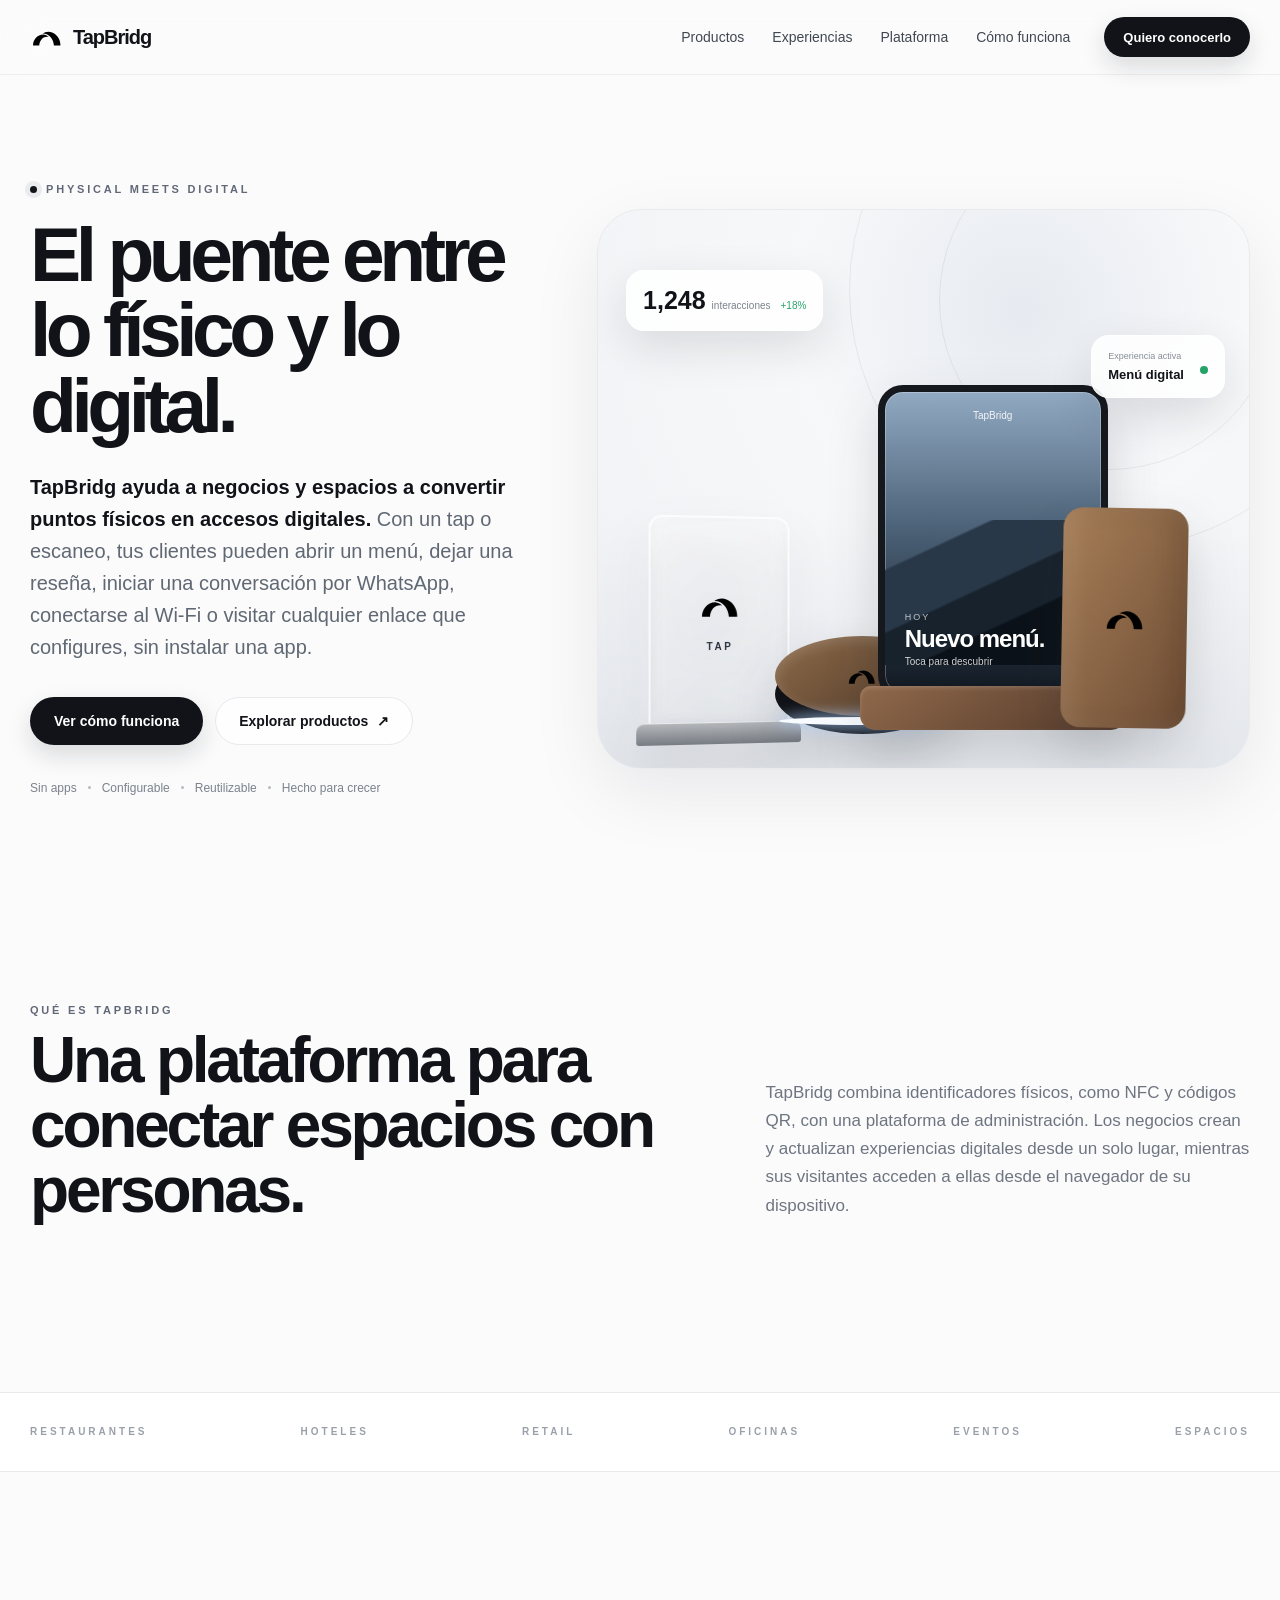
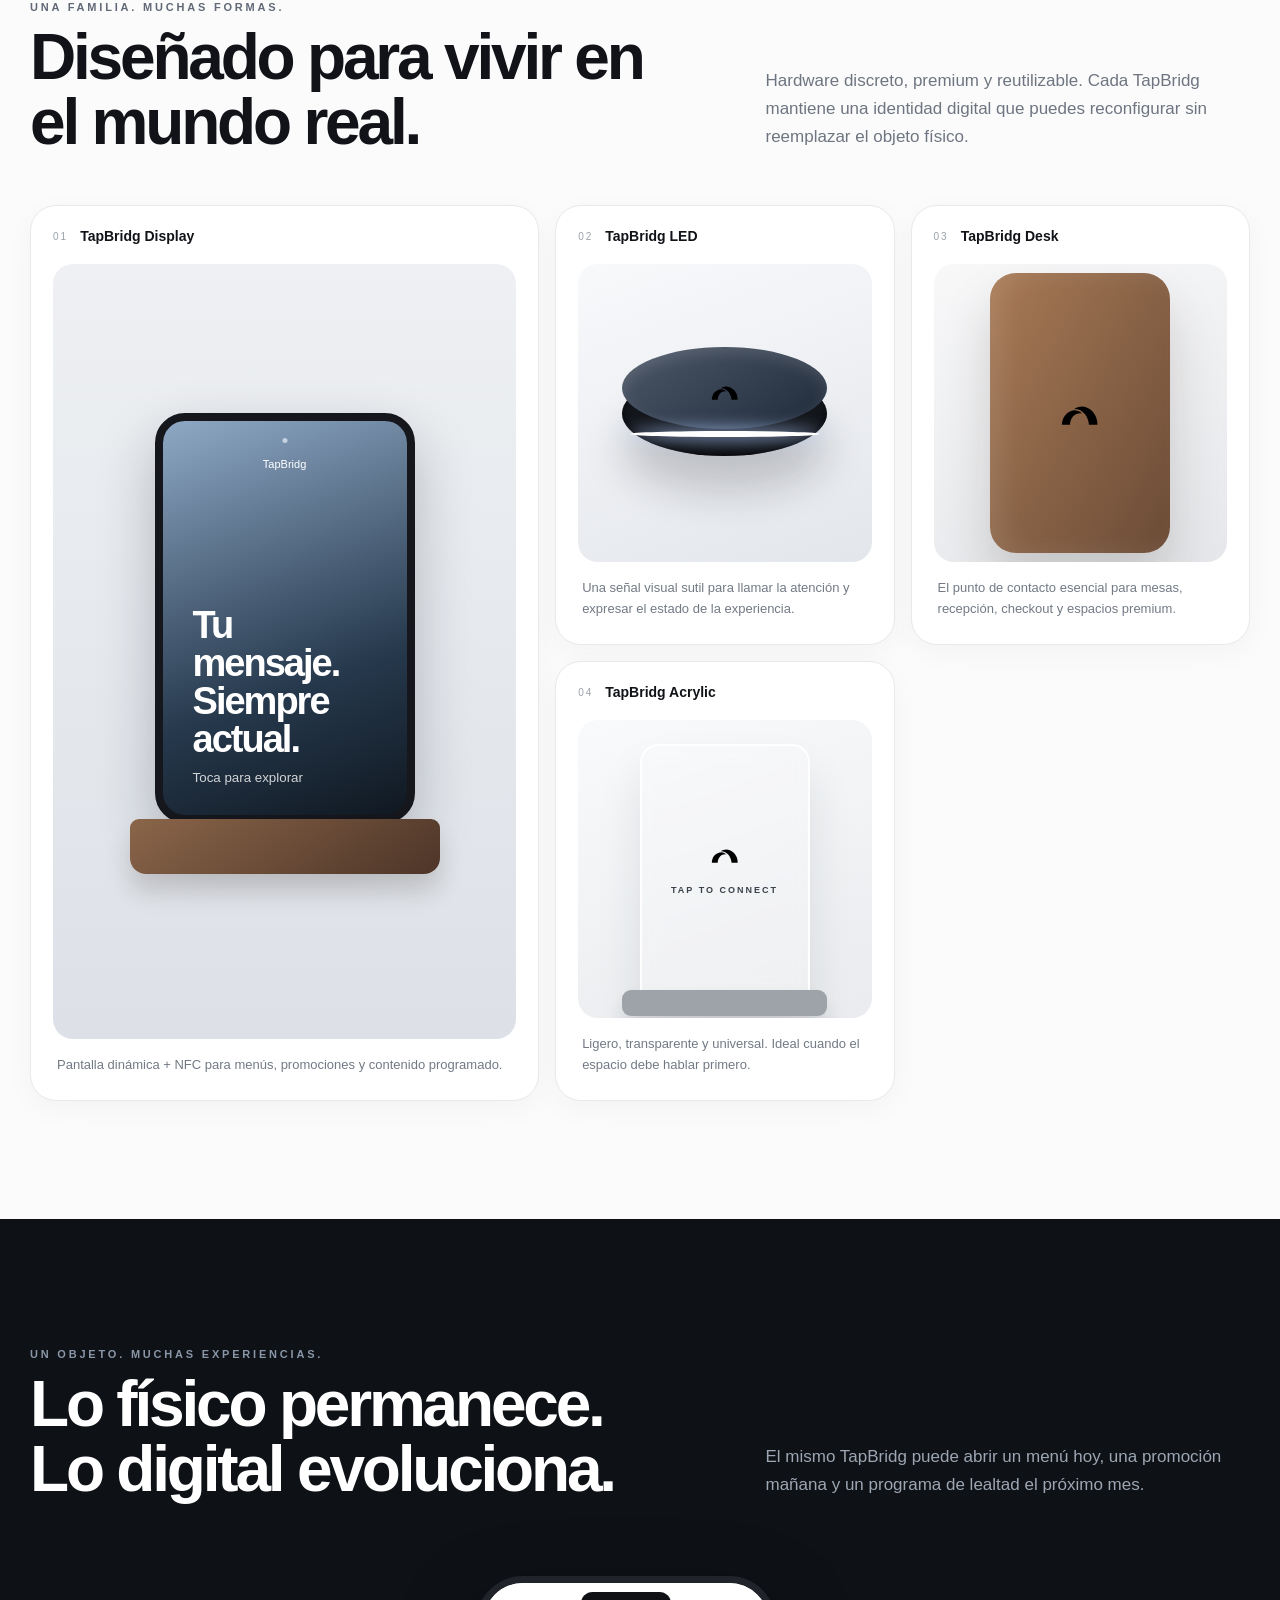
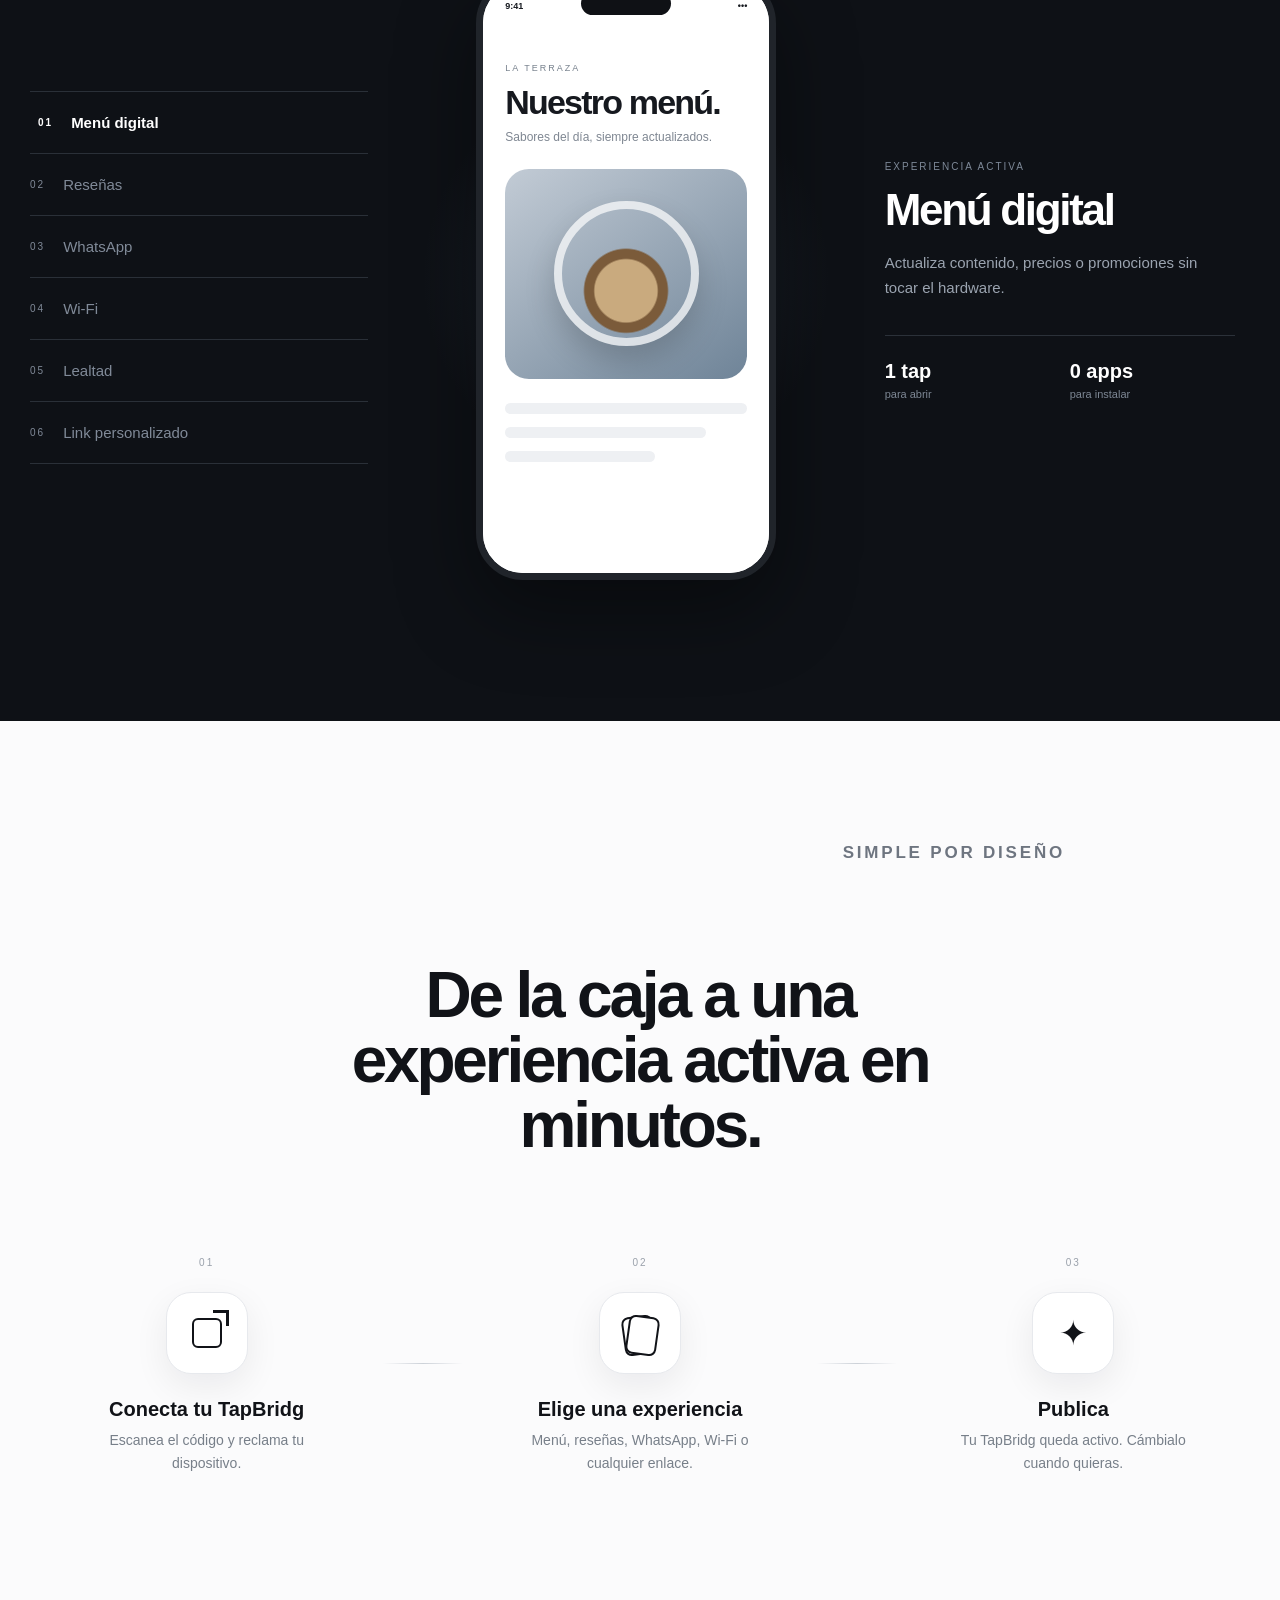
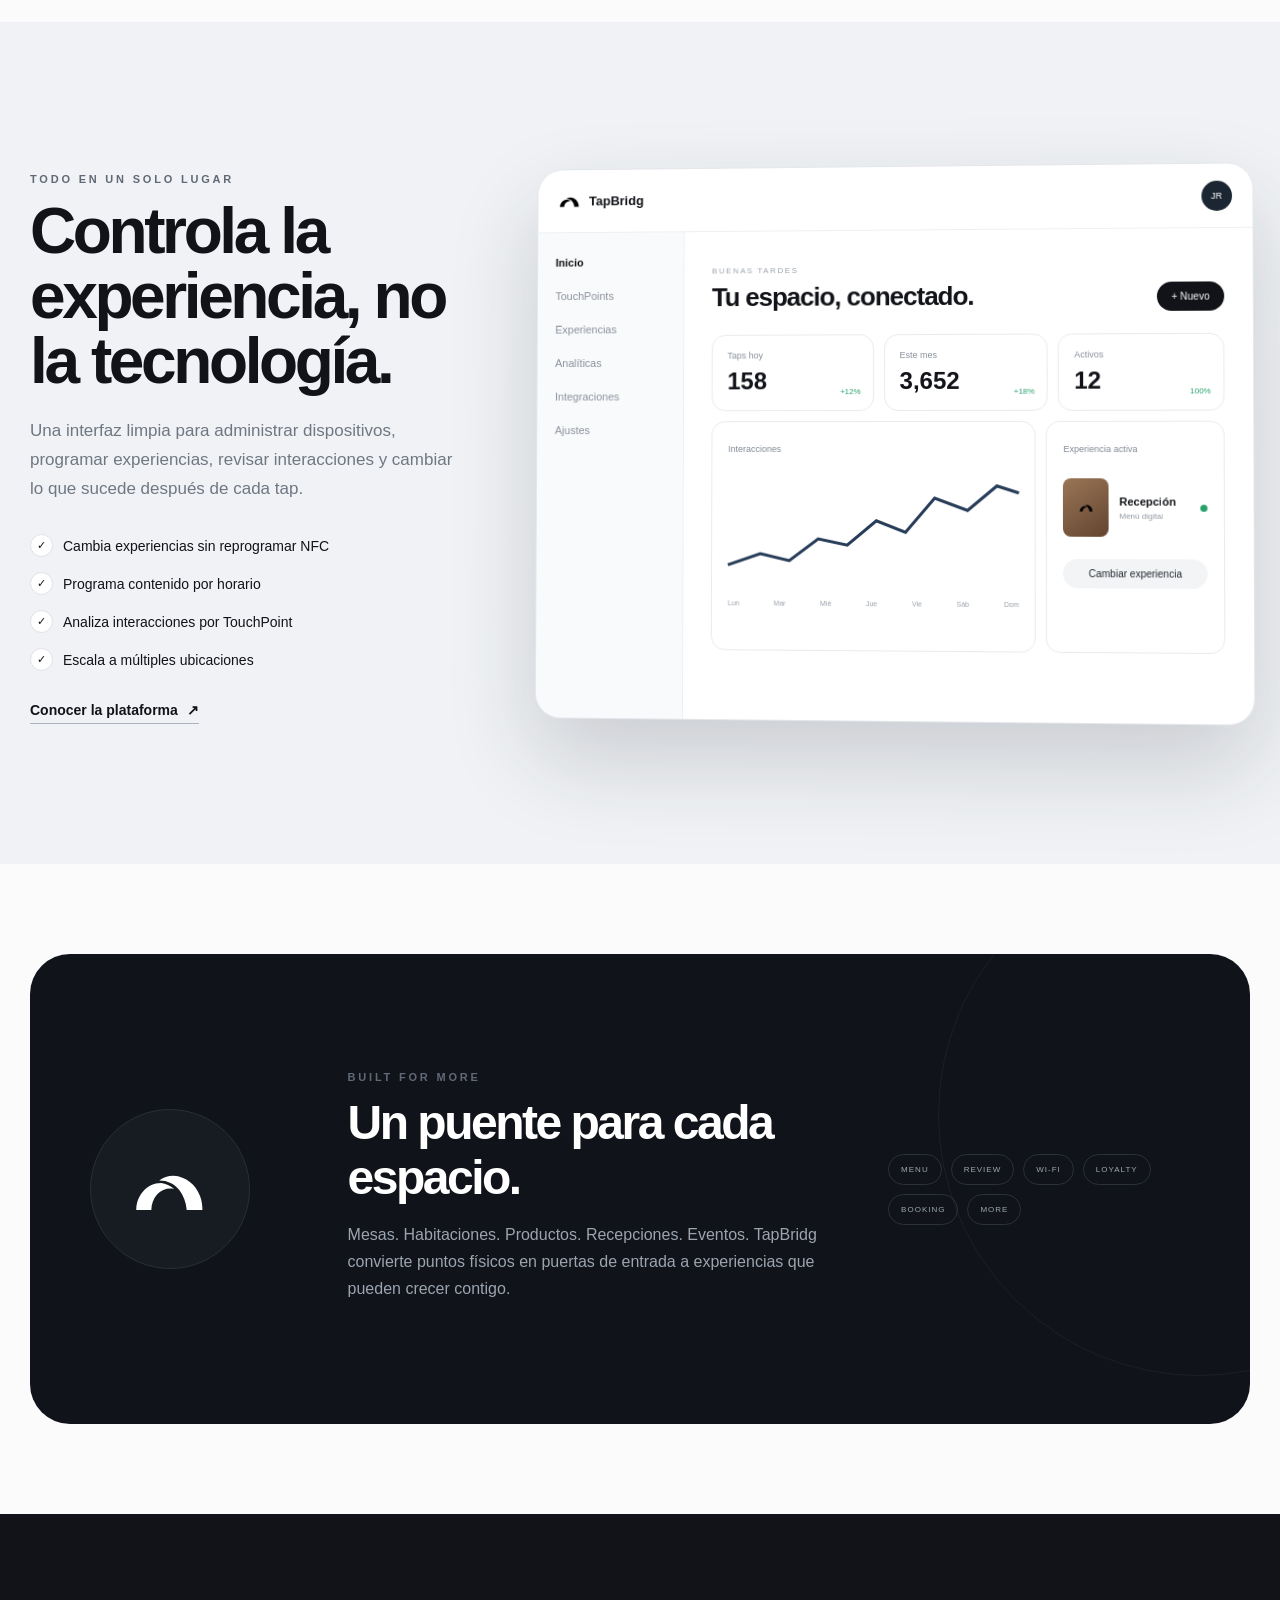
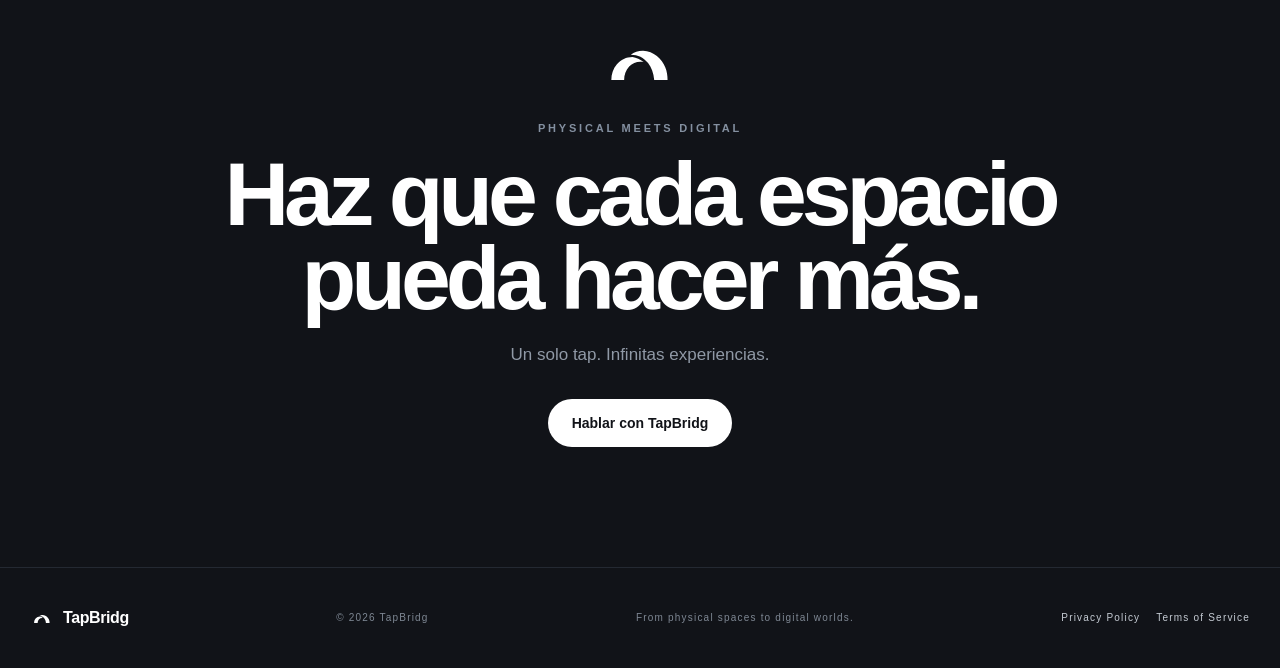
<file: index.html>
<!DOCTYPE html>
<html lang="es">
<head>
  <meta charset="UTF-8" />
  <meta name="viewport" content="width=device-width, initial-scale=1.0" />
  <meta name="theme-color" content="#f7f8fa" />
  <meta name="description" content="TapBridg ayuda a negocios y espacios a conectar objetos físicos con menús, reseñas, WhatsApp, Wi-Fi y otras experiencias digitales mediante NFC o QR." />
  <title>TapBridg — Un solo tap. Infinitas experiencias.</title>
  <link rel="icon" href="assets/tapbridg-logo.svg" type="image/svg+xml" />
  <link rel="stylesheet" href="styles.css" />
</head>
<body>
  <header class="site-header" id="top">
    <nav class="nav shell" aria-label="Navegación principal">
      <a class="brand" href="#top" aria-label="TapBridg inicio">
        <img class="brand-mark" src="assets/tapbridg-symbol-dark.svg" alt="" />
        <span>TapBridg</span>
      </a>
      <div class="nav-links" id="navLinks">
        <a href="#productos">Productos</a>
        <a href="#experiencias">Experiencias</a>
        <a href="#plataforma">Plataforma</a>
        <a href="#como-funciona">Cómo funciona</a>
      </div>
      <a class="btn btn-small btn-dark desktop-cta" href="#contacto">Quiero conocerlo</a>
      <button class="menu-button" id="menuButton" aria-label="Abrir menú" aria-expanded="false">
        <span></span><span></span>
      </button>
    </nav>
  </header>

  <main>
    <section class="hero shell">
      <div class="hero-copy reveal">
        <div class="eyebrow"><span class="eyebrow-dot"></span> PHYSICAL MEETS DIGITAL</div>
        <h1>El puente entre lo físico y lo digital.</h1>
        <p class="hero-lead"><strong>TapBridg ayuda a negocios y espacios a convertir puntos físicos en accesos digitales.</strong> Con un tap o escaneo, tus clientes pueden abrir un menú, dejar una reseña, iniciar una conversación por WhatsApp, conectarse al Wi-Fi o visitar cualquier enlace que configures, sin instalar una app.</p>
        <div class="hero-actions">
          <a class="btn btn-dark" href="#como-funciona">Ver cómo funciona</a>
          <a class="btn btn-ghost" href="#productos">Explorar productos <span>↗</span></a>
        </div>
        <div class="trust-row">
          <span>Sin apps</span><i></i><span>Configurable</span><i></i><span>Reutilizable</span><i></i><span>Hecho para crecer</span>
        </div>
      </div>

      <div class="hero-visual reveal delay-1" aria-label="Familia de productos TapBridg">
        <div class="halo halo-a"></div>
        <div class="halo halo-b"></div>
        <div class="stage">
          <div class="product acrylic">
            <img class="bridge-symbol small-symbol" src="assets/tapbridg-symbol-dark.svg" alt="" />
            <span>TAP</span>
          </div>
          <div class="product led-puck">
            <div class="wood-top"><img class="bridge-symbol tiny-symbol" src="assets/tapbridg-symbol-dark.svg" alt="" /></div>
            <div class="led-ring"></div>
          </div>
          <div class="product display">
            <div class="display-screen">
              <div class="screen-brand">TapBridg</div>
              <div class="promo-copy"><small>HOY</small><strong>Nuevo menú.</strong><span>Toca para descubrir</span></div>
            </div>
            <div class="wood-base"></div>
          </div>
          <div class="product wood-block"><img class="bridge-symbol small-symbol" src="assets/tapbridg-symbol-dark.svg" alt="" /></div>
        </div>
        <div class="floating-card card-one"><b>1,248</b><span>interacciones</span><em>+18%</em></div>
        <div class="floating-card card-two"><span>Experiencia activa</span><b>Menú digital</b><i class="status-dot"></i></div>
      </div>
    </section>

    <section class="section purpose-section shell" id="que-es-tapbridg">
      <div class="section-heading reveal">
        <div>
          <p class="kicker">QUÉ ES TAPBRIDG</p>
          <h2>Una plataforma para conectar espacios con personas.</h2>
        </div>
        <p>TapBridg combina identificadores físicos, como NFC y códigos QR, con una plataforma de administración. Los negocios crean y actualizan experiencias digitales desde un solo lugar, mientras sus visitantes acceden a ellas desde el navegador de su dispositivo.</p>
      </div>
    </section>

    <section class="logo-strip" aria-label="Propuesta de valor">
      <div class="shell strip-inner">
        <span>RESTAURANTES</span><span>HOTELES</span><span>RETAIL</span><span>OFICINAS</span><span>EVENTOS</span><span>ESPACIOS</span>
      </div>
    </section>

    <section class="section shell" id="productos">
      <div class="section-heading reveal">
        <div>
          <p class="kicker">UNA FAMILIA. MUCHAS FORMAS.</p>
          <h2>Diseñado para vivir en el mundo real.</h2>
        </div>
        <p>Hardware discreto, premium y reutilizable. Cada TapBridg mantiene una identidad digital que puedes reconfigurar sin reemplazar el objeto físico.</p>
      </div>

      <div class="product-grid">
        <article class="product-card large reveal">
          <div class="card-label"><span>01</span><b>TapBridg Display</b></div>
          <div class="mini-stage display-stage">
            <div class="mini-display">
              <div class="mini-screen"><span>TapBridg</span><b>Tu mensaje.<br/>Siempre actual.</b><small>Toca para explorar</small></div>
              <div class="mini-base"></div>
            </div>
          </div>
          <p>Pantalla dinámica + NFC para menús, promociones y contenido programado.</p>
        </article>

        <article class="product-card reveal delay-1">
          <div class="card-label"><span>02</span><b>TapBridg LED</b></div>
          <div class="mini-stage puck-stage"><div class="puck"><img class="bridge-symbol tiny-symbol" src="assets/tapbridg-symbol-dark.svg" alt="" /></div></div>
          <p>Una señal visual sutil para llamar la atención y expresar el estado de la experiencia.</p>
        </article>

        <article class="product-card reveal delay-2">
          <div class="card-label"><span>03</span><b>TapBridg Desk</b></div>
          <div class="mini-stage desk-stage"><div class="desk-block"><img class="bridge-symbol small-symbol" src="assets/tapbridg-symbol-dark.svg" alt="" /></div></div>
          <p>El punto de contacto esencial para mesas, recepción, checkout y espacios premium.</p>
        </article>

        <article class="product-card reveal delay-3">
          <div class="card-label"><span>04</span><b>TapBridg Acrylic</b></div>
          <div class="mini-stage acrylic-stage"><div class="mini-acrylic"><img class="bridge-symbol tiny-symbol" src="assets/tapbridg-symbol-dark.svg" alt="" /><small>TAP TO CONNECT</small></div></div>
          <p>Ligero, transparente y universal. Ideal cuando el espacio debe hablar primero.</p>
        </article>
      </div>
    </section>

    <section class="section dark-section" id="experiencias">
      <div class="shell">
        <div class="section-heading light reveal">
          <div>
            <p class="kicker">UN OBJETO. MUCHAS EXPERIENCIAS.</p>
            <h2>Lo físico permanece.<br/>Lo digital evoluciona.</h2>
          </div>
          <p>El mismo TapBridg puede abrir un menú hoy, una promoción mañana y un programa de lealtad el próximo mes.</p>
        </div>

        <div class="experience-demo reveal">
          <div class="experience-tabs" role="tablist" aria-label="Experiencias">
            <button class="exp-tab active" data-exp="menu"><span>01</span> Menú digital</button>
            <button class="exp-tab" data-exp="reviews"><span>02</span> Reseñas</button>
            <button class="exp-tab" data-exp="whatsapp"><span>03</span> WhatsApp</button>
            <button class="exp-tab" data-exp="wifi"><span>04</span> Wi-Fi</button>
            <button class="exp-tab" data-exp="loyalty"><span>05</span> Lealtad</button>
            <button class="exp-tab" data-exp="custom"><span>06</span> Link personalizado</button>
          </div>

          <div class="experience-phone-wrap">
            <div class="phone-glow"></div>
            <div class="phone-shell">
              <div class="phone-notch"></div>
              <div class="phone-content" id="phoneContent">
                <div class="phone-status"><span>9:41</span><span>•••</span></div>
                <div class="experience-view">
                  <span class="view-kicker">LA TERRAZA</span>
                  <h3>Nuestro menú.</h3>
                  <p>Sabores del día, siempre actualizados.</p>
                  <div class="menu-photo"><div class="plate"></div></div>
                  <div class="menu-lines"><i></i><i></i><i></i></div>
                </div>
              </div>
            </div>
          </div>

          <div class="experience-copy" id="experienceCopy">
            <span class="mini-kicker">EXPERIENCIA ACTIVA</span>
            <h3>Menú digital</h3>
            <p>Actualiza contenido, precios o promociones sin tocar el hardware.</p>
            <div class="metric-row"><div><b>1 tap</b><span>para abrir</span></div><div><b>0 apps</b><span>para instalar</span></div></div>
          </div>
        </div>
      </div>
    </section>

    <section class="section shell" id="como-funciona">
      <div class="section-heading centered reveal">
        <p class="kicker">SIMPLE POR DISEÑO</p>
        <h2>De la caja a una experiencia activa en minutos.</h2>
      </div>
      <div class="steps">
        <article class="step reveal"><span>01</span><div class="step-icon scan-icon"></div><h3>Conecta tu TapBridg</h3><p>Escanea el código y reclama tu dispositivo.</p></article>
        <div class="step-line"></div>
        <article class="step reveal delay-1"><span>02</span><div class="step-icon cards-icon"></div><h3>Elige una experiencia</h3><p>Menú, reseñas, WhatsApp, Wi-Fi o cualquier enlace.</p></article>
        <div class="step-line"></div>
        <article class="step reveal delay-2"><span>03</span><div class="step-icon spark-icon"></div><h3>Publica</h3><p>Tu TapBridg queda activo. Cámbialo cuando quieras.</p></article>
      </div>
    </section>

    <section class="section platform-section" id="plataforma">
      <div class="shell platform-grid">
        <div class="platform-copy reveal">
          <p class="kicker">TODO EN UN SOLO LUGAR</p>
          <h2>Controla la experiencia, no la tecnología.</h2>
          <p>Una interfaz limpia para administrar dispositivos, programar experiencias, revisar interacciones y cambiar lo que sucede después de cada tap.</p>
          <ul class="feature-list">
            <li><i>✓</i> Cambia experiencias sin reprogramar NFC</li>
            <li><i>✓</i> Programa contenido por horario</li>
            <li><i>✓</i> Analiza interacciones por TouchPoint</li>
            <li><i>✓</i> Escala a múltiples ubicaciones</li>
          </ul>
          <a class="text-link" href="#contacto">Conocer la plataforma <span>↗</span></a>
        </div>

        <div class="dashboard-wrap reveal delay-1">
          <div class="dashboard-window">
            <div class="dash-top"><div class="dash-logo"><img class="bridge-mini" src="assets/tapbridg-symbol-dark.svg" alt="" /><b>TapBridg</b></div><div class="avatar">JR</div></div>
            <div class="dash-body">
              <aside class="sidebar"><b>Inicio</b><span>TouchPoints</span><span>Experiencias</span><span>Analíticas</span><span>Integraciones</span><span>Ajustes</span></aside>
              <div class="dash-main">
                <div class="dash-title"><div><small>BUENAS TARDES</small><h3>Tu espacio, conectado.</h3></div><button>+ Nuevo</button></div>
                <div class="stat-grid"><div><span>Taps hoy</span><b>158</b><em>+12%</em></div><div><span>Este mes</span><b>3,652</b><em>+18%</em></div><div><span>Activos</span><b>12</b><em>100%</em></div></div>
                <div class="dash-panels">
                  <div class="chart-panel"><span>Interacciones</span><svg viewBox="0 0 400 160" preserveAspectRatio="none"><polyline points="0,125 45,112 85,120 125,95 165,102 205,74 245,87 285,48 330,62 370,34 400,42"/></svg><div class="chart-days"><span>Lun</span><span>Mar</span><span>Mié</span><span>Jue</span><span>Vie</span><span>Sáb</span><span>Dom</span></div></div>
                  <div class="device-panel"><span>Experiencia activa</span><div class="device-row"><div class="device-thumb"><img class="bridge-mini" src="assets/tapbridg-symbol-dark.svg" alt="" /></div><div><b>Recepción</b><small>Menú digital</small></div><i></i></div><button>Cambiar experiencia</button></div>
                </div>
              </div>
            </div>
          </div>
        </div>
      </div>
    </section>

    <section class="section vision-section shell">
      <div class="vision-card reveal">
        <div class="vision-symbol"><img class="bridge-symbol inverse" src="assets/tapbridg-symbol-light.svg" alt="" /></div>
        <div><p class="kicker">BUILT FOR MORE</p><h2>Un puente para cada espacio.</h2><p>Mesas. Habitaciones. Productos. Recepciones. Eventos. TapBridg convierte puntos físicos en puertas de entrada a experiencias que pueden crecer contigo.</p></div>
        <div class="vision-orbit"><span>MENU</span><span>REVIEW</span><span>WI-FI</span><span>LOYALTY</span><span>BOOKING</span><span>MORE</span></div>
      </div>
    </section>

    <section class="cta-section" id="contacto">
      <div class="shell cta-inner reveal">
        <div class="cta-mark"><img class="bridge-symbol inverse" src="assets/tapbridg-symbol-light.svg" alt="" /></div>
        <p class="kicker">PHYSICAL MEETS DIGITAL</p>
        <h2>Haz que cada espacio<br/>pueda hacer más.</h2>
        <p>Un solo tap. Infinitas experiencias.</p>
        <a class="btn btn-light" href="mailto:hola@tapbridg.com">Hablar con TapBridg</a>
      </div>
    </section>
  </main>

  <footer>
    <div class="shell footer-inner">
      <div class="footer-brand"><img class="bridge-mini inverse" src="assets/tapbridg-symbol-light.svg" alt="" /><b>TapBridg</b></div>
      <span>© 2026 TapBridg</span>
      <span>From physical spaces to digital worlds.</span>
      <nav class="footer-legal" aria-label="Legal">
        <a href="privacy-policy">Privacy Policy</a>
        <a href="terms-of-service">Terms of Service</a>
      </nav>
    </div>
  </footer>
  <script src="script.js"></script>
</body>
</html>
</file>
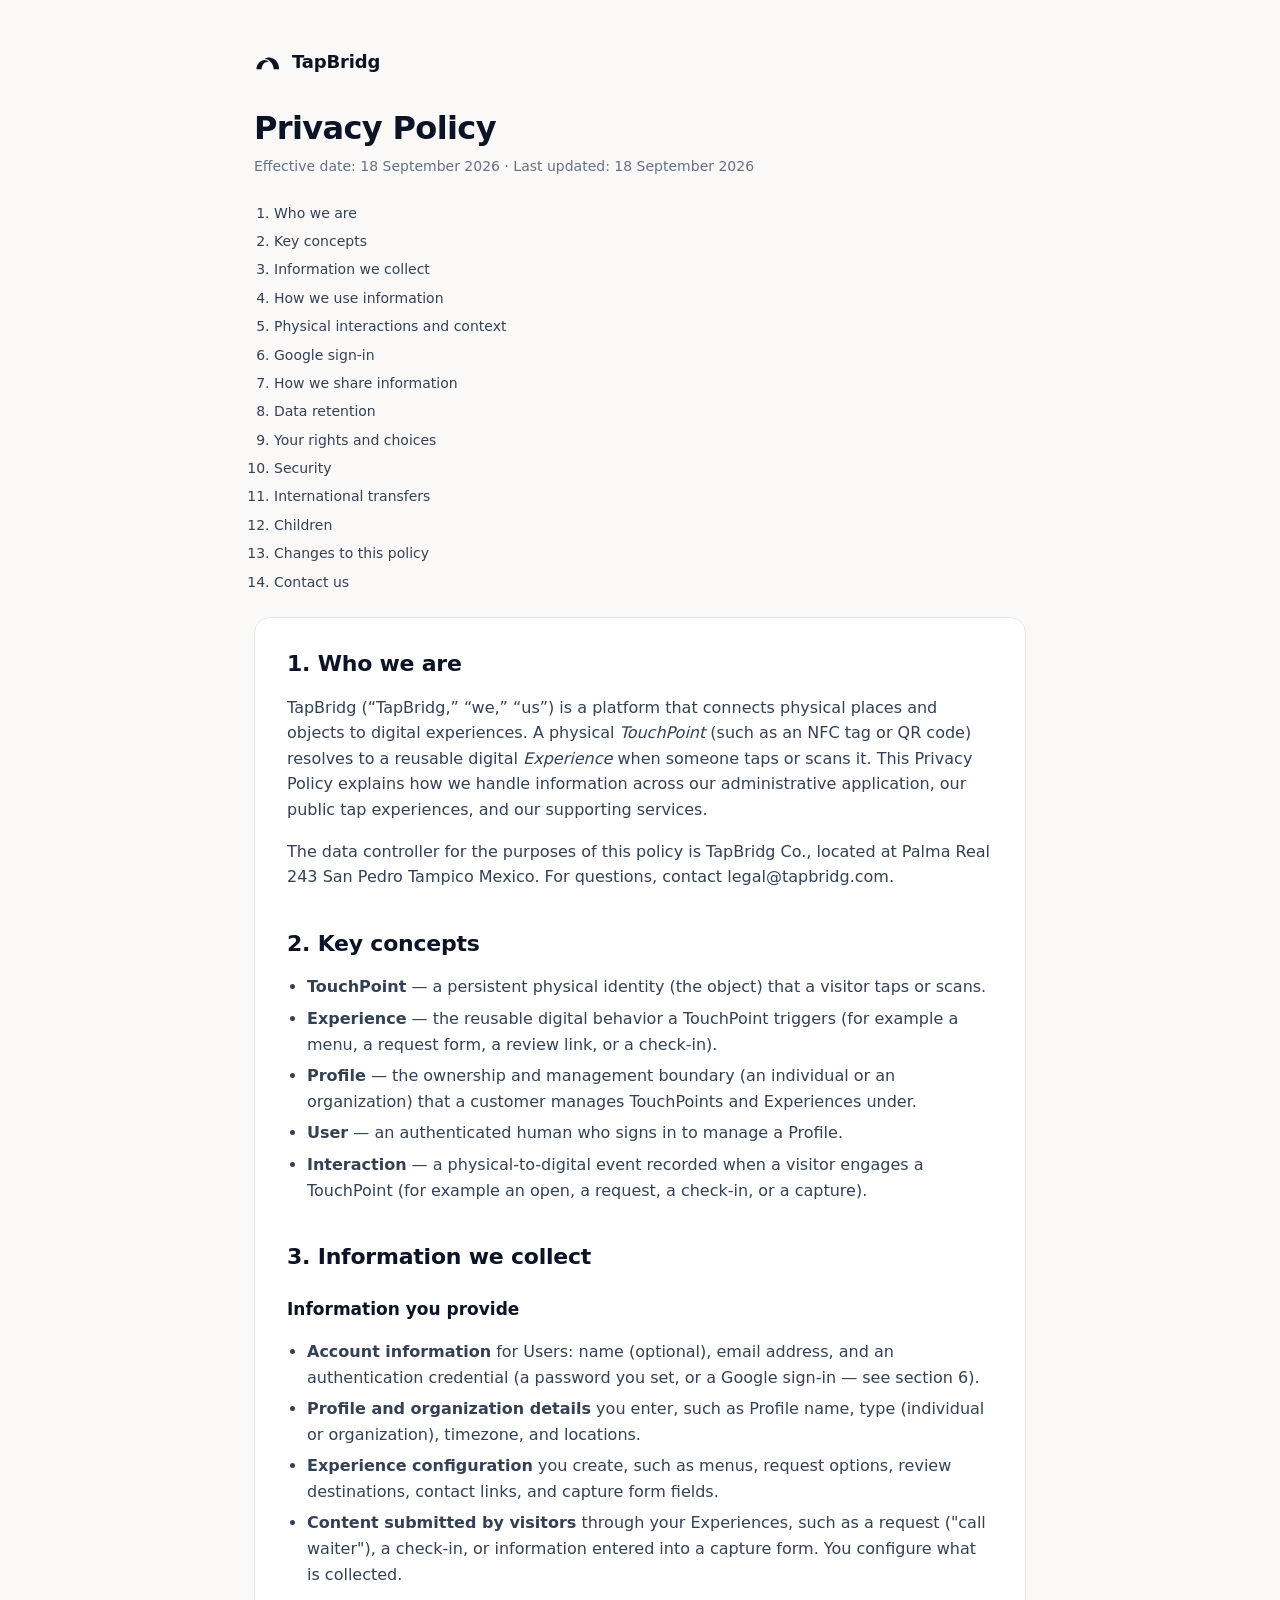
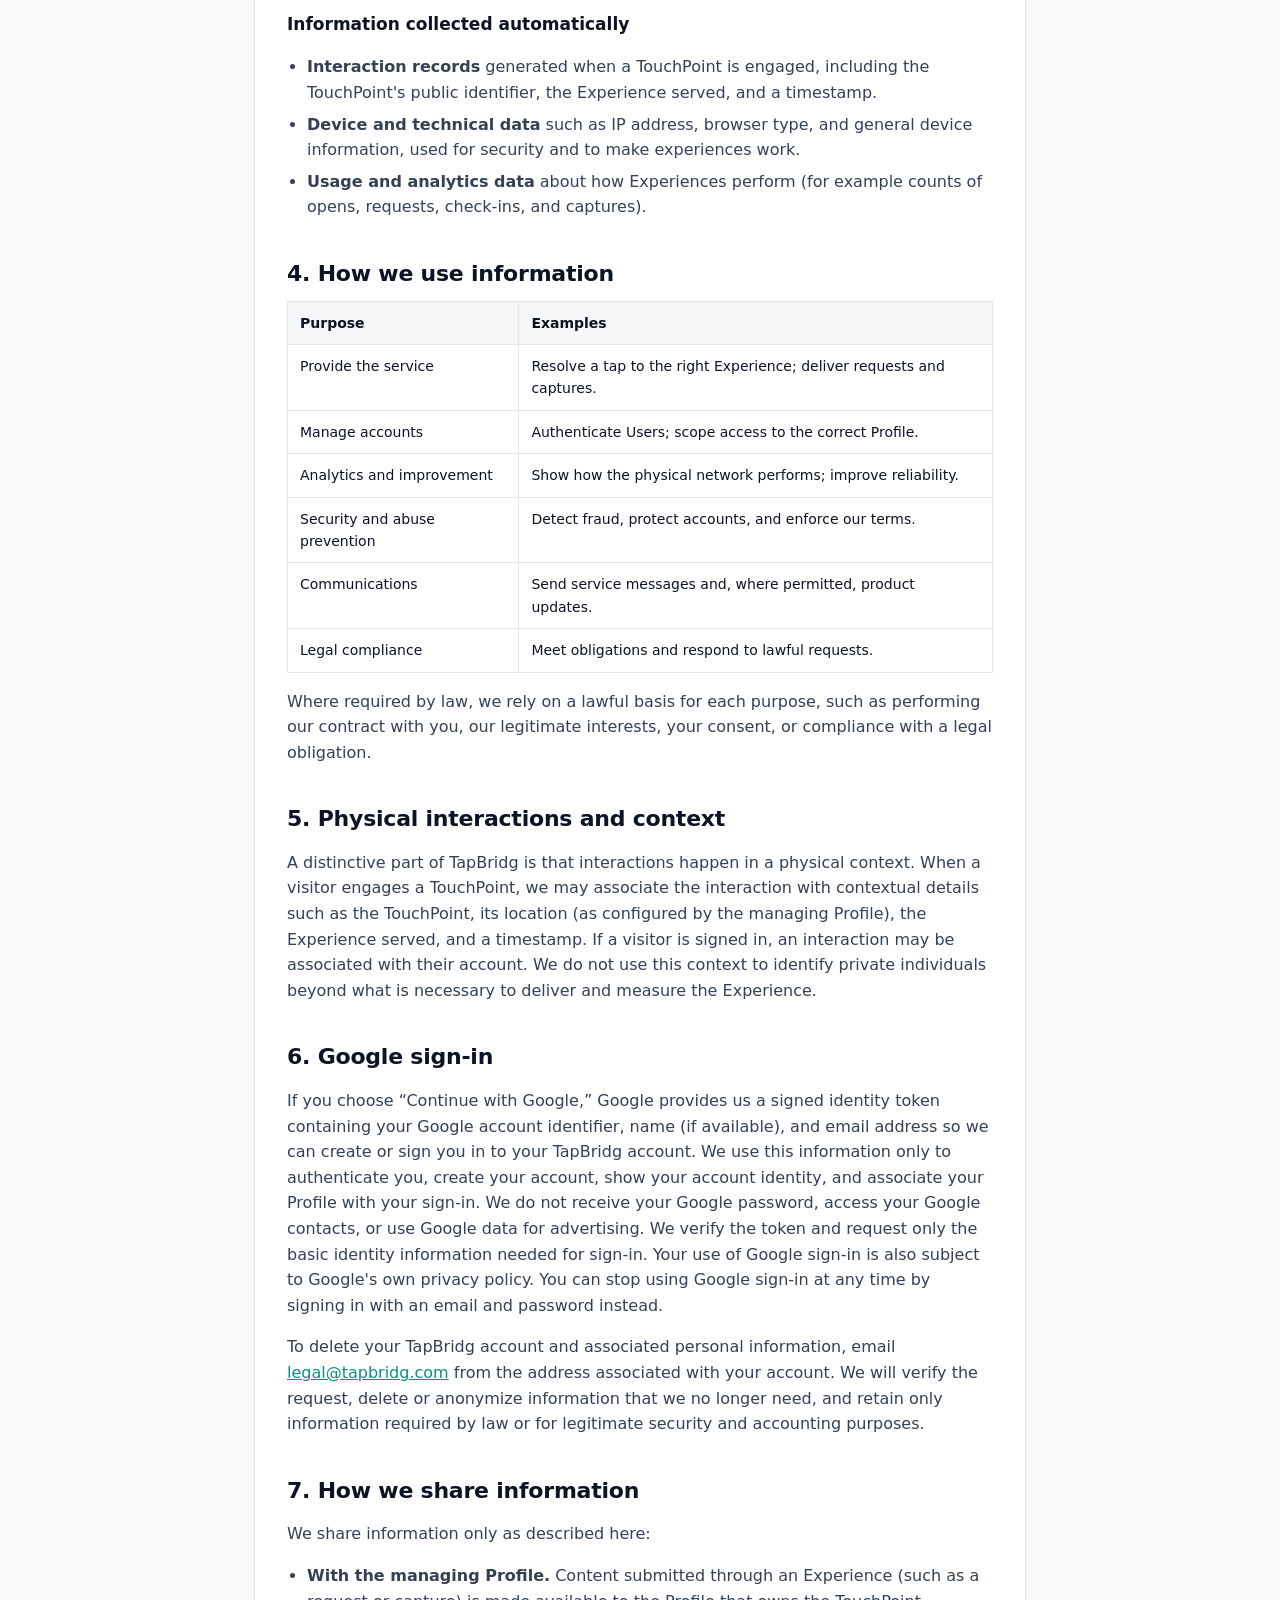
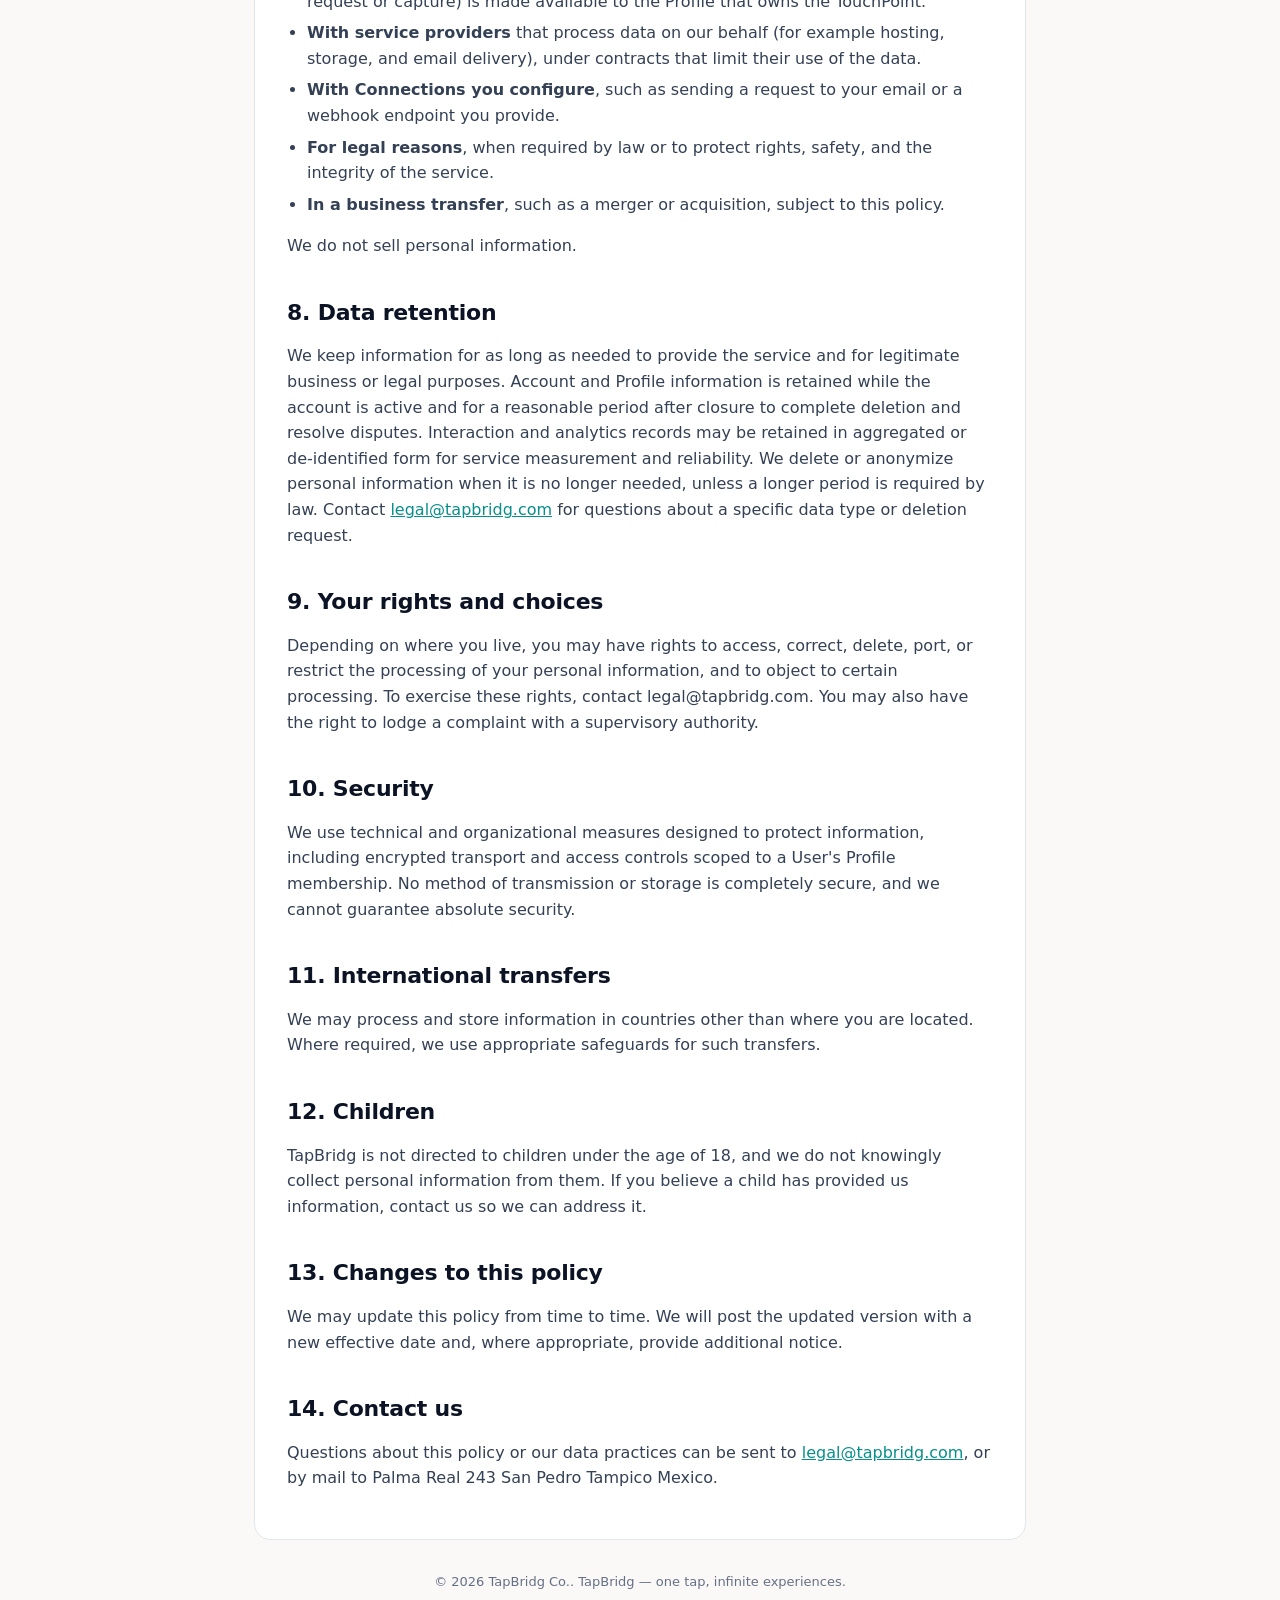
<file: privacy-policy/index.html>
<!doctype html>
<html lang="en">
  <head>
    <meta charset="utf-8" />
    <meta name="viewport" content="width=device-width, initial-scale=1" />
    <link rel="canonical" href="https://tapbridg.com/privacy-policy" />
    <title>Privacy Policy — TapBridg</title>
    <script>
      window.location.replace('../privacy-policy.html');
    </script>
  </head>
  <body>
    <p>
      TapBridg's complete Privacy Policy is available at
      <a href="../privacy-policy.html">tapbridg.com/privacy-policy</a>.
    </p>
  </body>
</html>
</file>
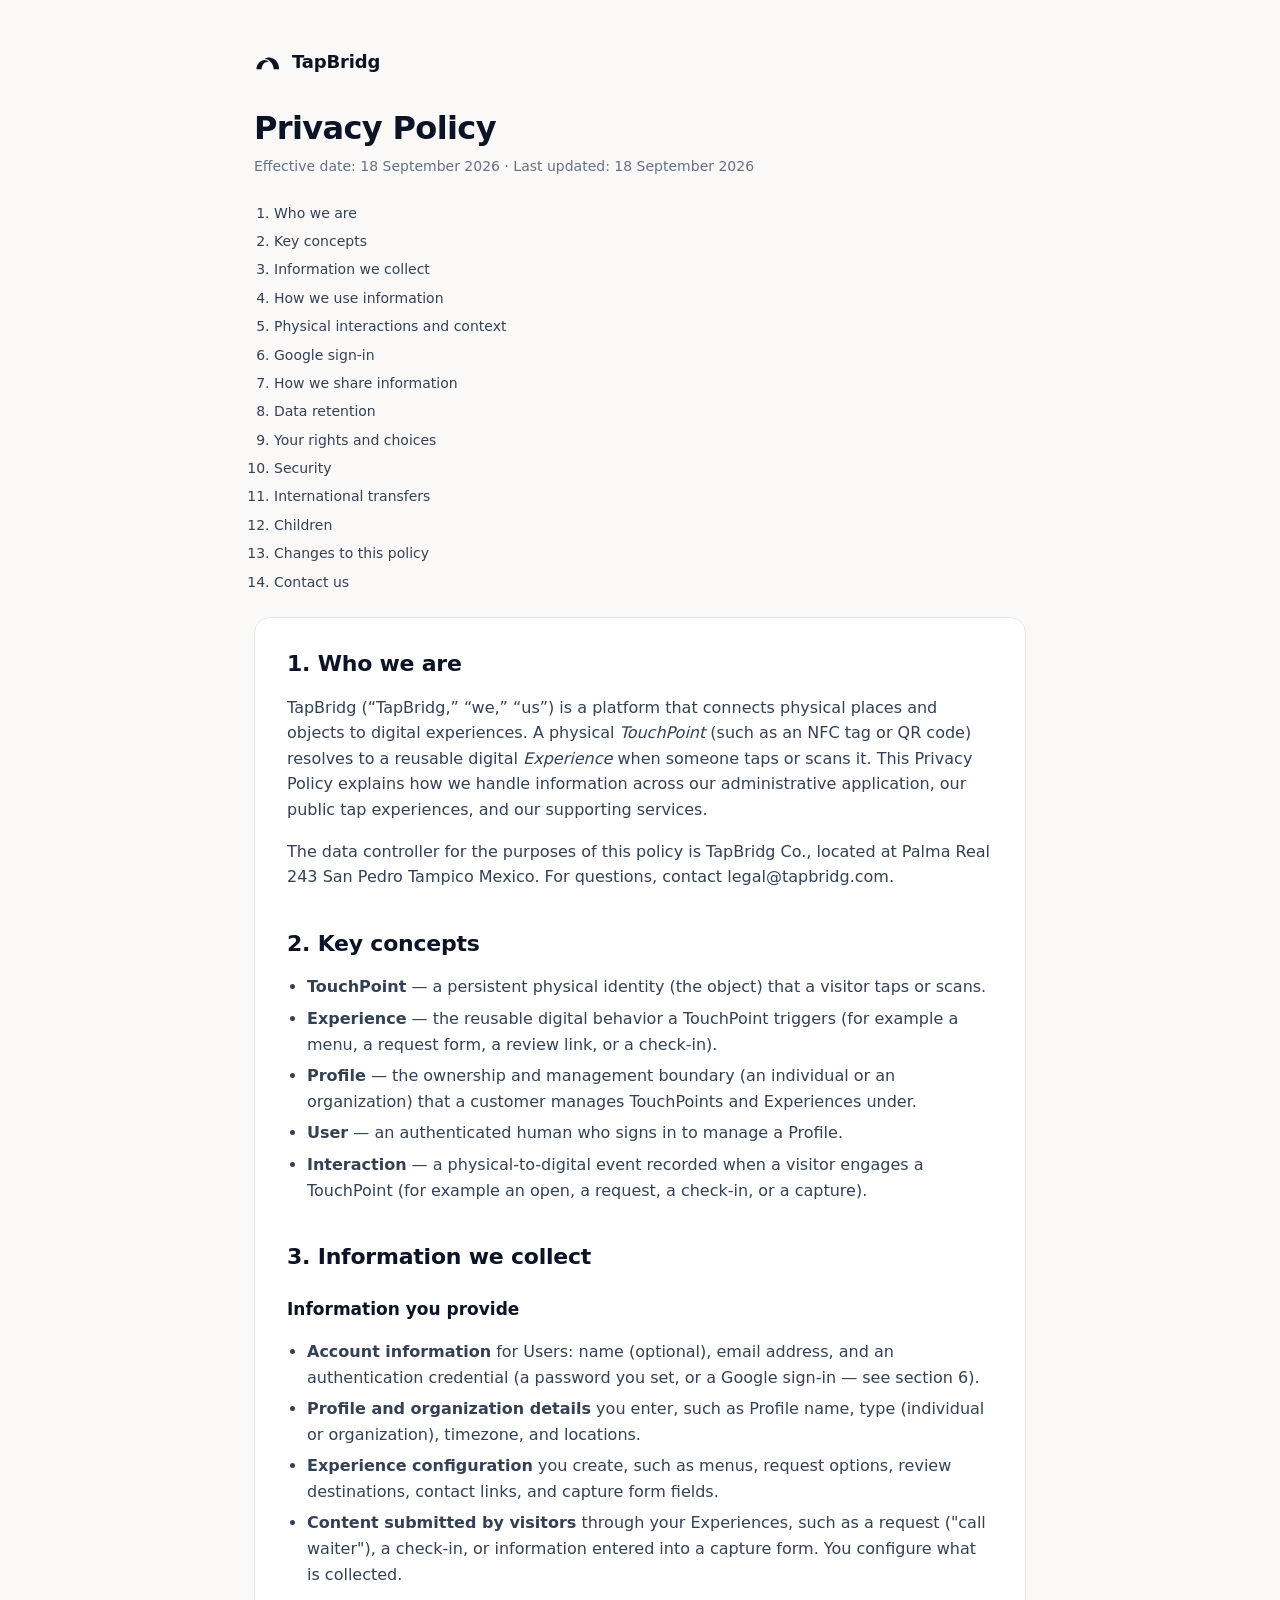
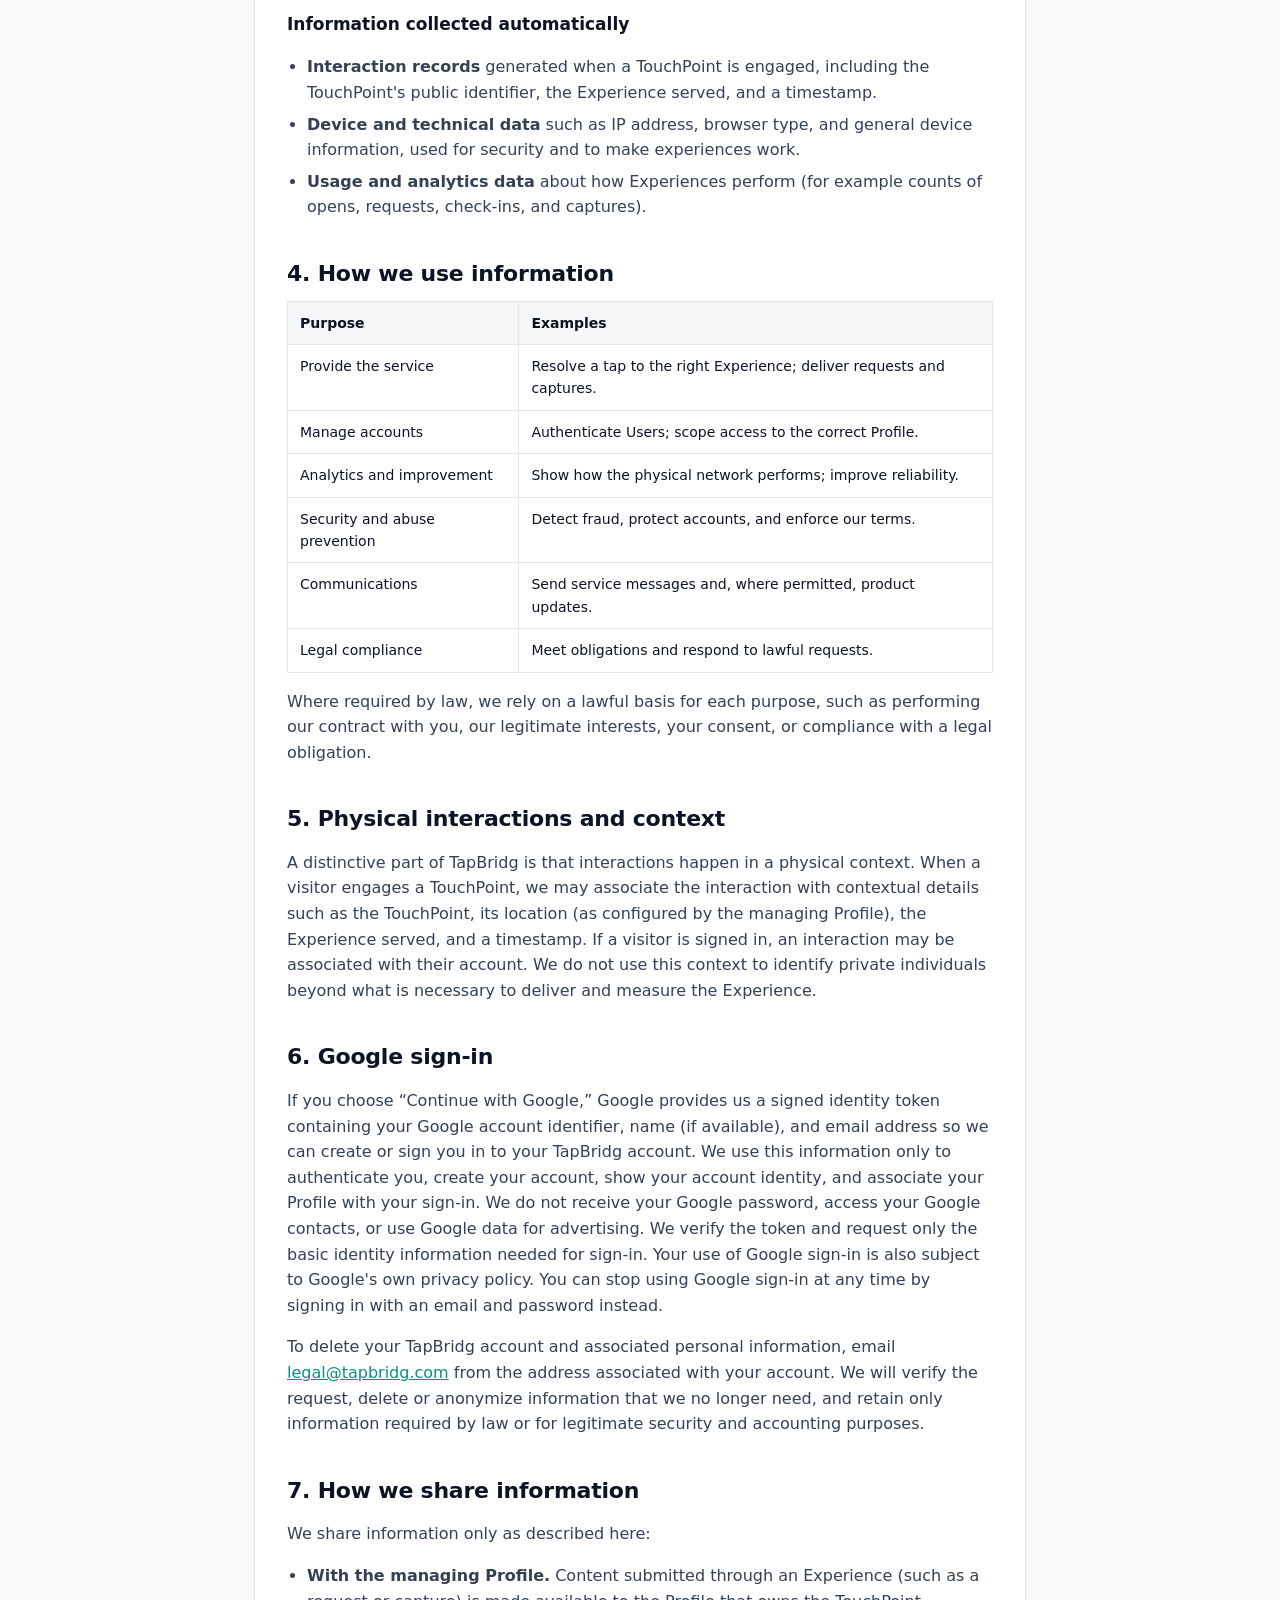
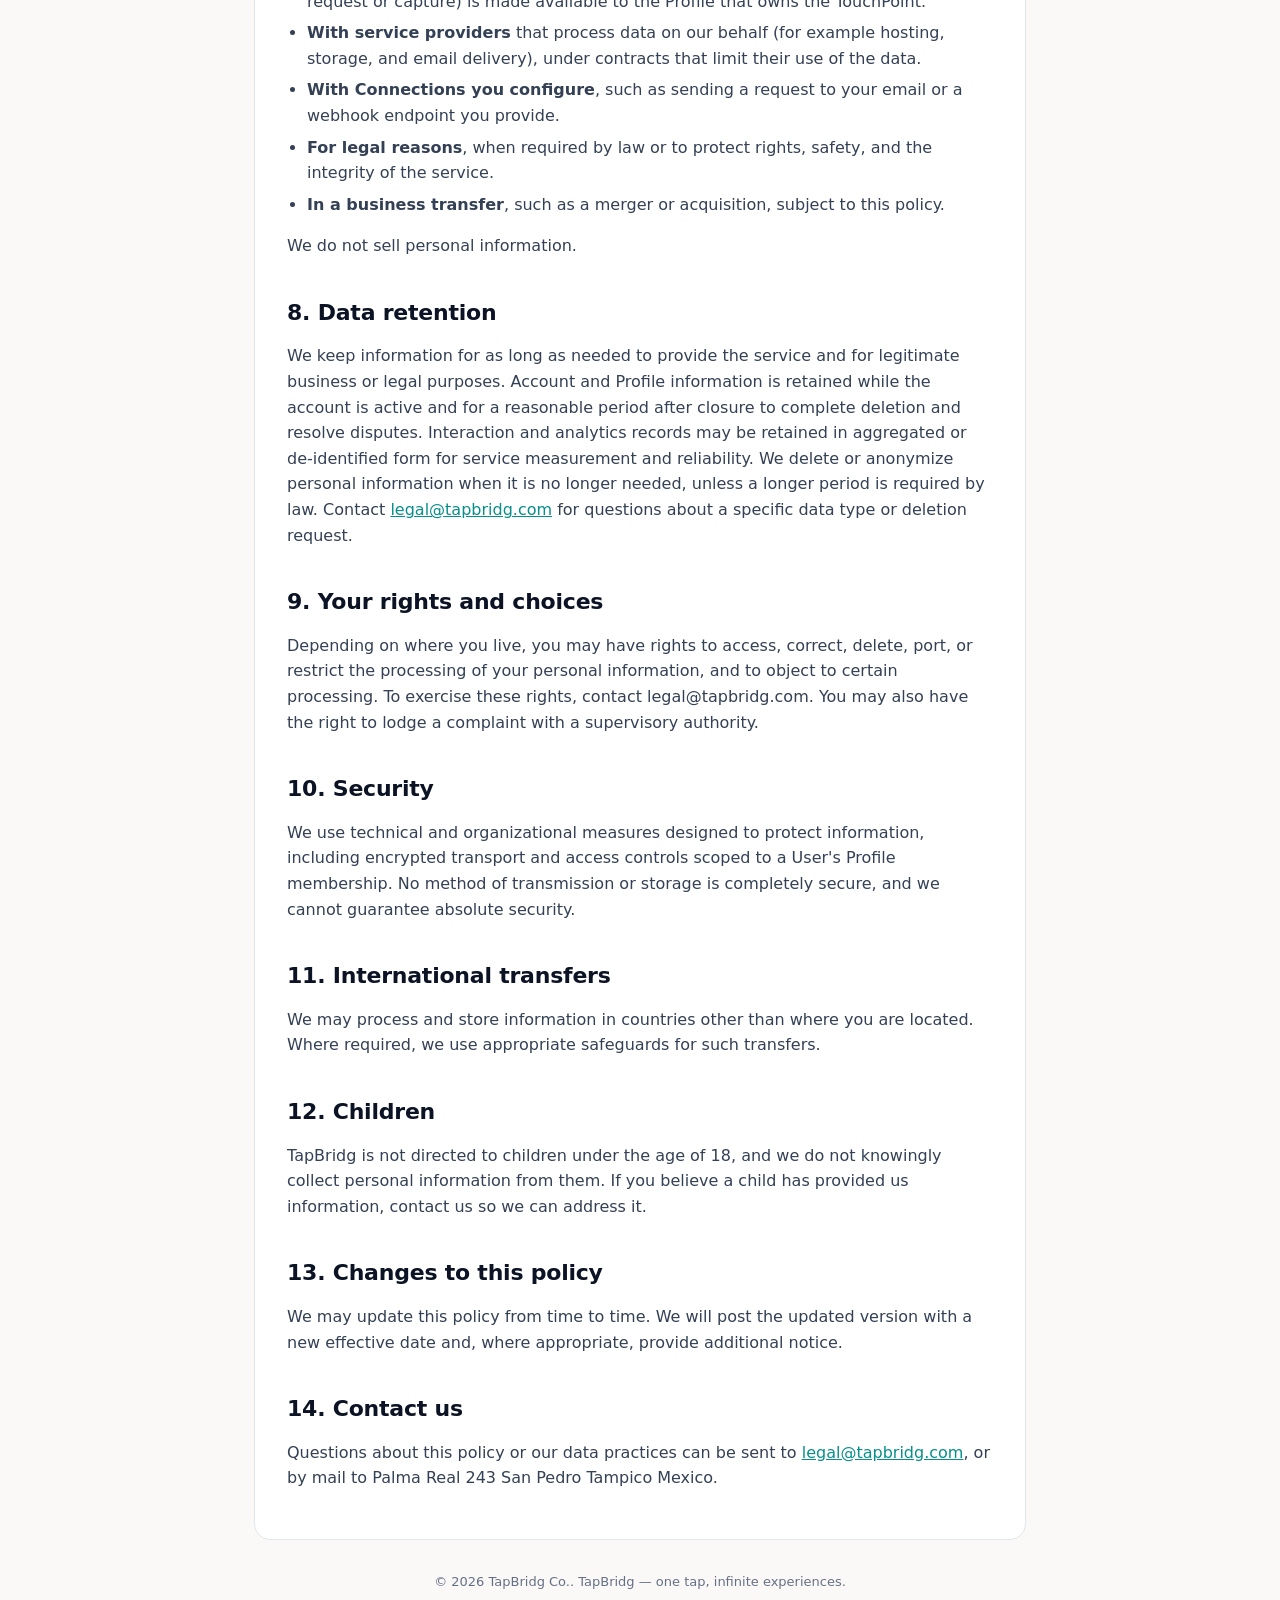
<file: privacy-policy.html>
<!doctype html>
<html lang="en">
  <head>
    <meta charset="utf-8" />
    <meta name="viewport" content="width=device-width, initial-scale=1" />
    <title>Privacy Policy — TapBridg</title>
    <meta
      name="description"
      content="How TapBridg collects, uses, and protects information across its physical-to-digital platform."
    />
    <style>
      :root {
        --ink: #0b1324;
        --ink-700: #344054;
        --text-secondary: #667085;
        --canvas: #faf9f7;
        --white: #ffffff;
        --surface-subtle: #f6f7f9;
        --border: #e3e7ec;
        --teal: #17b8b2;
        --teal-700: #078f8a;
        --attention-50: #fff8ed;
        --attention: #e98a15;
        --radius-card: 16px;
        --radius-control: 12px;
        --font-sans: 'Inter', system-ui, -apple-system, BlinkMacSystemFont, 'Segoe UI',
          Roboto, Helvetica, Arial, sans-serif;
      }

      * {
        box-sizing: border-box;
      }

      body {
        margin: 0;
        background: var(--canvas);
        color: var(--ink);
        font-family: var(--font-sans);
        font-size: 16px;
        line-height: 1.6;
        -webkit-font-smoothing: antialiased;
      }

      .wrap {
        max-width: 820px;
        margin: 0 auto;
        padding: 48px 24px 96px;
      }

      header.brand {
        display: flex;
        align-items: center;
        gap: 10px;
        margin-bottom: 32px;
      }

      .brand-mark {
        display: inline-flex;
        color: var(--ink);
      }

      .brand-name {
        font-size: 18px;
        font-weight: 700;
        letter-spacing: -0.01em;
      }

      h1 {
        font-size: 32px;
        line-height: 1.2;
        letter-spacing: -0.02em;
        margin: 0 0 8px;
      }

      .meta {
        color: var(--text-secondary);
        font-size: 14px;
        margin: 0 0 24px;
      }

      .disclaimer {
        background: var(--attention-50);
        border: 1px solid var(--attention);
        border-radius: var(--radius-control);
        padding: 16px 18px;
        margin: 0 0 32px;
        font-size: 14px;
        color: var(--ink-700);
      }

      .disclaimer strong {
        color: var(--ink);
      }

      main {
        background: var(--white);
        border: 1px solid var(--border);
        border-radius: var(--radius-card);
        padding: 32px;
      }

      h2 {
        font-size: 22px;
        line-height: 1.3;
        letter-spacing: -0.01em;
        margin: 40px 0 12px;
      }

      h2:first-of-type {
        margin-top: 0;
      }

      h3 {
        font-size: 17px;
        margin: 24px 0 8px;
      }

      p,
      li {
        color: var(--ink-700);
      }

      ul {
        padding-left: 20px;
      }

      li {
        margin-bottom: 6px;
      }

      a {
        color: var(--teal-700);
      }

      .placeholder {
        font-weight: inherit;
        color: inherit;
      }

      table {
        width: 100%;
        border-collapse: collapse;
        margin: 12px 0;
        font-size: 14px;
      }

      th,
      td {
        text-align: left;
        padding: 10px 12px;
        border: 1px solid var(--border);
        vertical-align: top;
      }

      th {
        background: var(--surface-subtle);
        font-weight: 600;
        color: var(--ink);
      }

      nav.toc {
        margin: 0 0 24px;
        font-size: 14px;
      }

      nav.toc ol {
        padding-left: 20px;
        color: var(--text-secondary);
      }

      footer {
        margin-top: 32px;
        color: var(--text-secondary);
        font-size: 13px;
        text-align: center;
      }
    </style>
  </head>
  <body>
    <div class="wrap">
      <header class="brand">
        <span class="brand-mark" aria-hidden="true">
          <svg width="28" height="28" viewBox="0 0 125 82" fill="currentColor">
            <path
              d="M46 28 C52 24 59 21 68 21 C87 22 102 35 108 51 C111 58 112 66 112 73 H88 C87 61 83 51 77 43 C69 33 59 28 46 28 Z"
            />
            <path
              d="M69 41 C63 36 56 33 49 32 C38 32 28 37 21 45 C14 53 11 63 11 73 H34 C34 64 37 56 43 49 C50 42 59 39 69 41 Z"
            />
          </svg>
        </span>
        <span class="brand-name">TapBridg</span>
      </header>

      <h1>Privacy Policy</h1>
      <p class="meta">
        Effective date: <span class="placeholder">18 September 2026</span> ·
        Last updated: <span class="placeholder">18 September 2026</span>
      </p>

      <nav class="toc" aria-label="Table of contents">
        <ol>
          <li>Who we are</li>
          <li>Key concepts</li>
          <li>Information we collect</li>
          <li>How we use information</li>
          <li>Physical interactions and context</li>
          <li>Google sign-in</li>
          <li>How we share information</li>
          <li>Data retention</li>
          <li>Your rights and choices</li>
          <li>Security</li>
          <li>International transfers</li>
          <li>Children</li>
          <li>Changes to this policy</li>
          <li>Contact us</li>
        </ol>
      </nav>

      <main>
        <h2>1. Who we are</h2>
        <p>
          TapBridg (&ldquo;TapBridg,&rdquo; &ldquo;we,&rdquo; &ldquo;us&rdquo;) is a
          platform that connects physical places and objects to digital experiences.
          A physical <em>TouchPoint</em> (such as an NFC tag or QR code) resolves to a
          reusable digital <em>Experience</em> when someone taps or scans it. This
          Privacy Policy explains how we handle information across our administrative
          application, our public tap experiences, and our supporting services.
        </p>
        <p>
          The data controller for the purposes of this policy is
          <span class="placeholder">TapBridg Co.</span>, located at
          <span class="placeholder">Palma Real 243 San Pedro Tampico Mexico</span>. For questions, contact
          <span class="placeholder">legal@tapbridg.com</span>.
        </p>

        <h2>2. Key concepts</h2>
        <ul>
          <li>
            <strong>TouchPoint</strong> — a persistent physical identity (the object)
            that a visitor taps or scans.
          </li>
          <li>
            <strong>Experience</strong> — the reusable digital behavior a TouchPoint
            triggers (for example a menu, a request form, a review link, or a
            check-in).
          </li>
          <li>
            <strong>Profile</strong> — the ownership and management boundary (an
            individual or an organization) that a customer manages TouchPoints and
            Experiences under.
          </li>
          <li>
            <strong>User</strong> — an authenticated human who signs in to manage a
            Profile.
          </li>
          <li>
            <strong>Interaction</strong> — a physical-to-digital event recorded when a
            visitor engages a TouchPoint (for example an open, a request, a check-in,
            or a capture).
          </li>
        </ul>

        <h2>3. Information we collect</h2>
        <h3>Information you provide</h3>
        <ul>
          <li>
            <strong>Account information</strong> for Users: name (optional), email
            address, and an authentication credential (a password you set, or a Google
            sign-in — see section 6).
          </li>
          <li>
            <strong>Profile and organization details</strong> you enter, such as
            Profile name, type (individual or organization), timezone, and locations.
          </li>
          <li>
            <strong>Experience configuration</strong> you create, such as menus,
            request options, review destinations, contact links, and capture form
            fields.
          </li>
          <li>
            <strong>Content submitted by visitors</strong> through your Experiences,
            such as a request ("call waiter"), a check-in, or information entered into
            a capture form. You configure what is collected.
          </li>
        </ul>

        <h3>Information collected automatically</h3>
        <ul>
          <li>
            <strong>Interaction records</strong> generated when a TouchPoint is
            engaged, including the TouchPoint's public identifier, the Experience
            served, and a timestamp.
          </li>
          <li>
            <strong>Device and technical data</strong> such as IP address, browser
            type, and general device information, used for security and to make
            experiences work.
          </li>
          <li>
            <strong>Usage and analytics data</strong> about how Experiences perform
            (for example counts of opens, requests, check-ins, and captures).
          </li>
        </ul>

        <h2>4. How we use information</h2>
        <table>
          <thead>
            <tr>
              <th>Purpose</th>
              <th>Examples</th>
            </tr>
          </thead>
          <tbody>
            <tr>
              <td>Provide the service</td>
              <td>Resolve a tap to the right Experience; deliver requests and captures.</td>
            </tr>
            <tr>
              <td>Manage accounts</td>
              <td>Authenticate Users; scope access to the correct Profile.</td>
            </tr>
            <tr>
              <td>Analytics and improvement</td>
              <td>Show how the physical network performs; improve reliability.</td>
            </tr>
            <tr>
              <td>Security and abuse prevention</td>
              <td>Detect fraud, protect accounts, and enforce our terms.</td>
            </tr>
            <tr>
              <td>Communications</td>
              <td>Send service messages and, where permitted, product updates.</td>
            </tr>
            <tr>
              <td>Legal compliance</td>
              <td>Meet obligations and respond to lawful requests.</td>
            </tr>
          </tbody>
        </table>
        <p>
          Where required by law, we rely on a lawful basis for each purpose, such as
          performing our contract with you, our legitimate interests, your consent, or
          compliance with a legal obligation.
        </p>

        <h2>5. Physical interactions and context</h2>
        <p>
          A distinctive part of TapBridg is that interactions happen in a physical
          context. When a visitor engages a TouchPoint, we may associate the
          interaction with contextual details such as the TouchPoint, its location (as
          configured by the managing Profile), the Experience served, and a timestamp.
          If a visitor is signed in, an interaction may be associated with their
          account. We do not use this context to identify private individuals beyond
          what is necessary to deliver and measure the Experience.
        </p>

        <h2>6. Google sign-in</h2>
        <p>
          If you choose &ldquo;Continue with Google,&rdquo; Google provides us a signed
          identity token containing your Google account identifier, name (if available),
          and email address so we can create or sign you in to your TapBridg account.
          We use this information only to authenticate you, create your account, show
          your account identity, and associate your Profile with your sign-in. We do
          not receive your Google password, access your Google contacts, or use Google
          data for advertising. We verify the token and request only the basic identity
          information needed for sign-in. Your use of Google sign-in is also subject to
          Google's own privacy policy. You can stop using Google sign-in at any time by
          signing in with an email and password instead.
        </p>
        <p>
          To delete your TapBridg account and associated personal information, email
          <a href="mailto:legal@tapbridg.com">legal@tapbridg.com</a> from the address
          associated with your account. We will verify the request, delete or anonymize
          information that we no longer need, and retain only information required by
          law or for legitimate security and accounting purposes.
        </p>

        <h2>7. How we share information</h2>
        <p>We share information only as described here:</p>
        <ul>
          <li>
            <strong>With the managing Profile.</strong> Content submitted through an
            Experience (such as a request or capture) is made available to the Profile
            that owns the TouchPoint.
          </li>
          <li>
            <strong>With service providers</strong> that process data on our behalf
            (for example hosting, storage, and email delivery), under contracts that
            limit their use of the data.
          </li>
          <li>
            <strong>With Connections you configure</strong>, such as sending a request
            to your email or a webhook endpoint you provide.
          </li>
          <li>
            <strong>For legal reasons</strong>, when required by law or to protect
            rights, safety, and the integrity of the service.
          </li>
          <li>
            <strong>In a business transfer</strong>, such as a merger or acquisition,
            subject to this policy.
          </li>
        </ul>
        <p>We do not sell personal information.</p>

        <h2>8. Data retention</h2>
        <p>
          We keep information for as long as needed to provide the service and for
          legitimate business or legal purposes. Account and Profile information is
          retained while the account is active and for a reasonable period after
          closure to complete deletion and resolve disputes. Interaction and analytics
          records may be retained in aggregated or de-identified form for service
          measurement and reliability. We delete or anonymize personal information
          when it is no longer needed, unless a longer period is required by law.
          Contact <a href="mailto:legal@tapbridg.com">legal@tapbridg.com</a> for
          questions about a specific data type or deletion request.
        </p>

        <h2>9. Your rights and choices</h2>
        <p>
          Depending on where you live, you may have rights to access, correct, delete,
          port, or restrict the processing of your personal information, and to object
          to certain processing. To exercise these rights, contact
          <span class="placeholder">legal@tapbridg.com</span>. You may also have
          the right to lodge a complaint with a supervisory authority.
        </p>

        <h2>10. Security</h2>
        <p>
          We use technical and organizational measures designed to protect information,
          including encrypted transport and access controls scoped to a User's Profile
          membership. No method of transmission or storage is completely secure, and we
          cannot guarantee absolute security.
        </p>

        <h2>11. International transfers</h2>
        <p>
          We may process and store information in countries other than where you are
          located. Where required, we use appropriate safeguards for such transfers.
        </p>

        <h2>12. Children</h2>
        <p>
          TapBridg is not directed to children under the age of
          <span class="placeholder">18</span>, and we do not knowingly
          collect personal information from them. If you believe a child has provided us
          information, contact us so we can address it.
        </p>

        <h2>13. Changes to this policy</h2>
        <p>
          We may update this policy from time to time. We will post the updated version
          with a new effective date and, where appropriate, provide additional notice.
        </p>

        <h2>14. Contact us</h2>
        <p>
          Questions about this policy or our data practices can be sent to
          <a href="mailto:legal@tapbridg.com">legal@tapbridg.com</a>, or by mail to
          <span class="placeholder">Palma Real 243 San Pedro Tampico Mexico</span>.
        </p>
      </main>

      <footer>
        &copy; <span class="placeholder">2026</span>
        <span class="placeholder">TapBridg Co.</span>. TapBridg — one tap,
        infinite experiences.
      </footer>
    </div>
  </body>
</html>
</file>
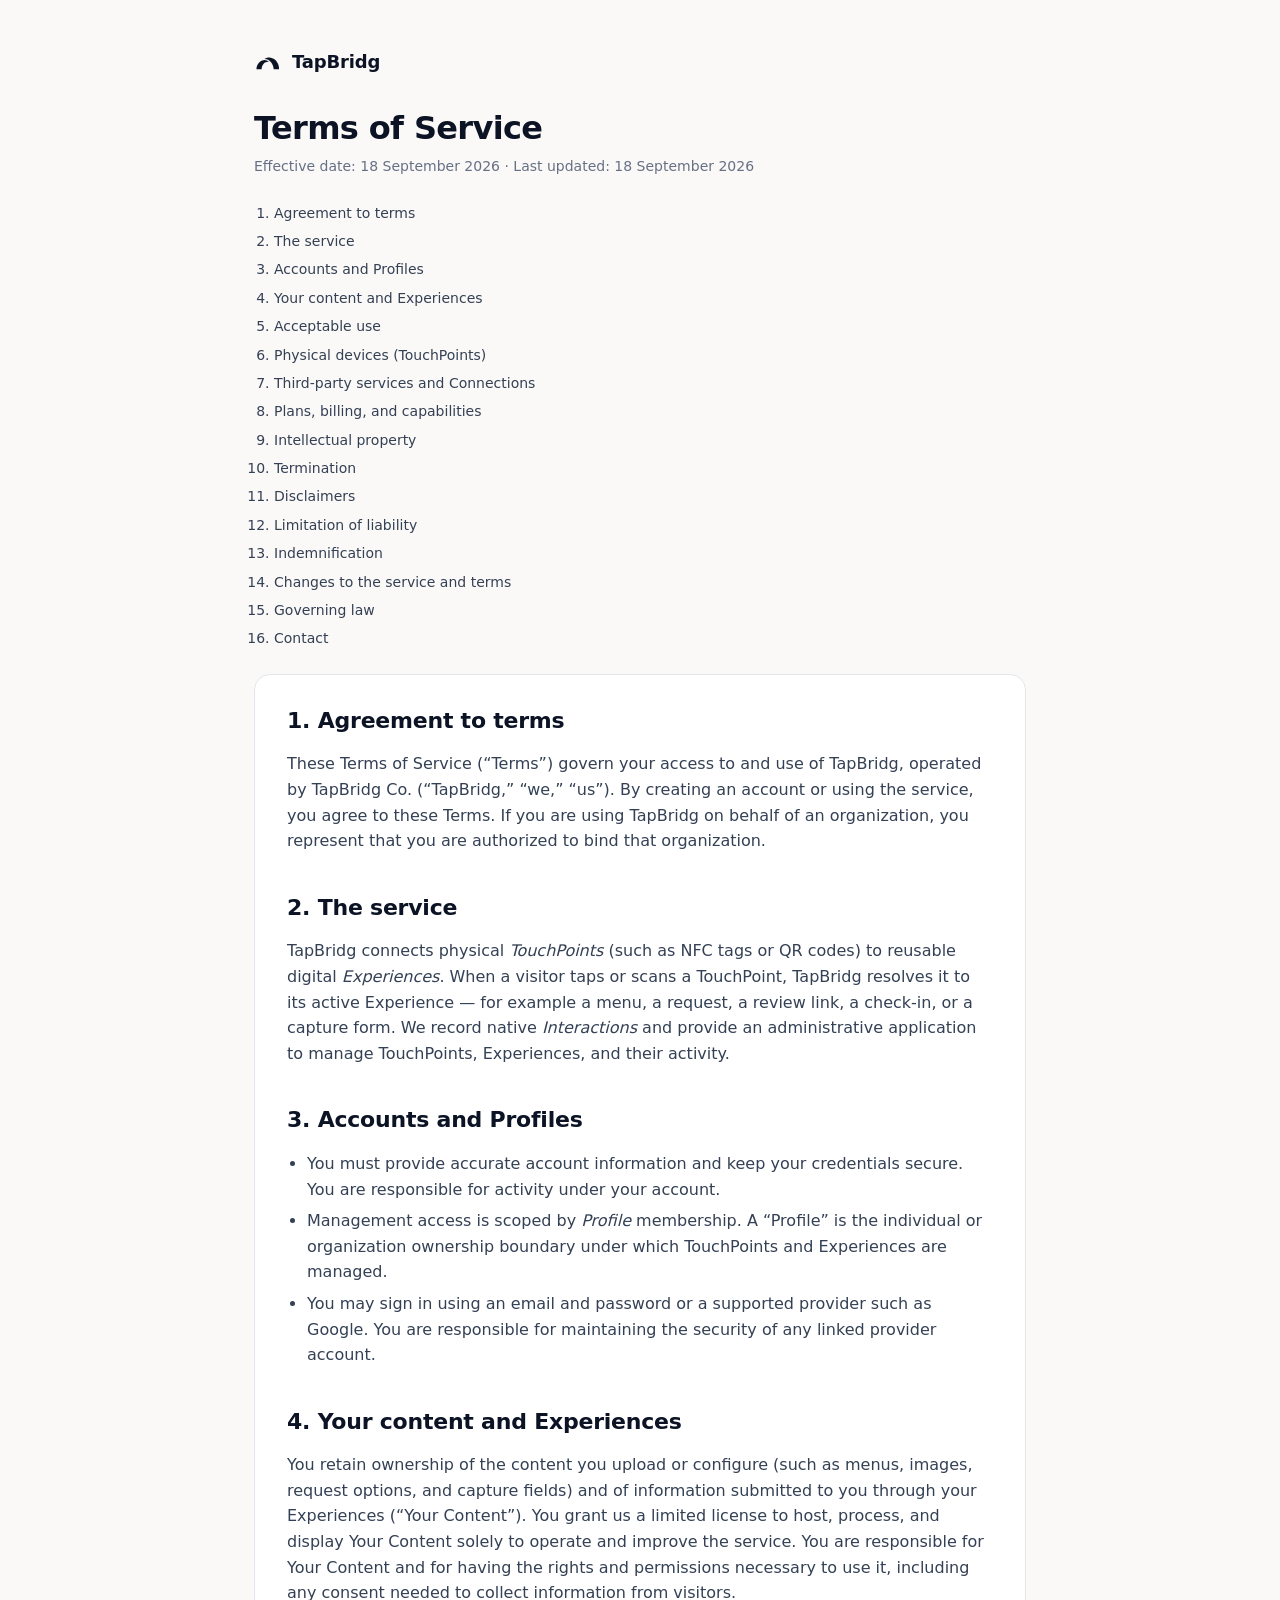
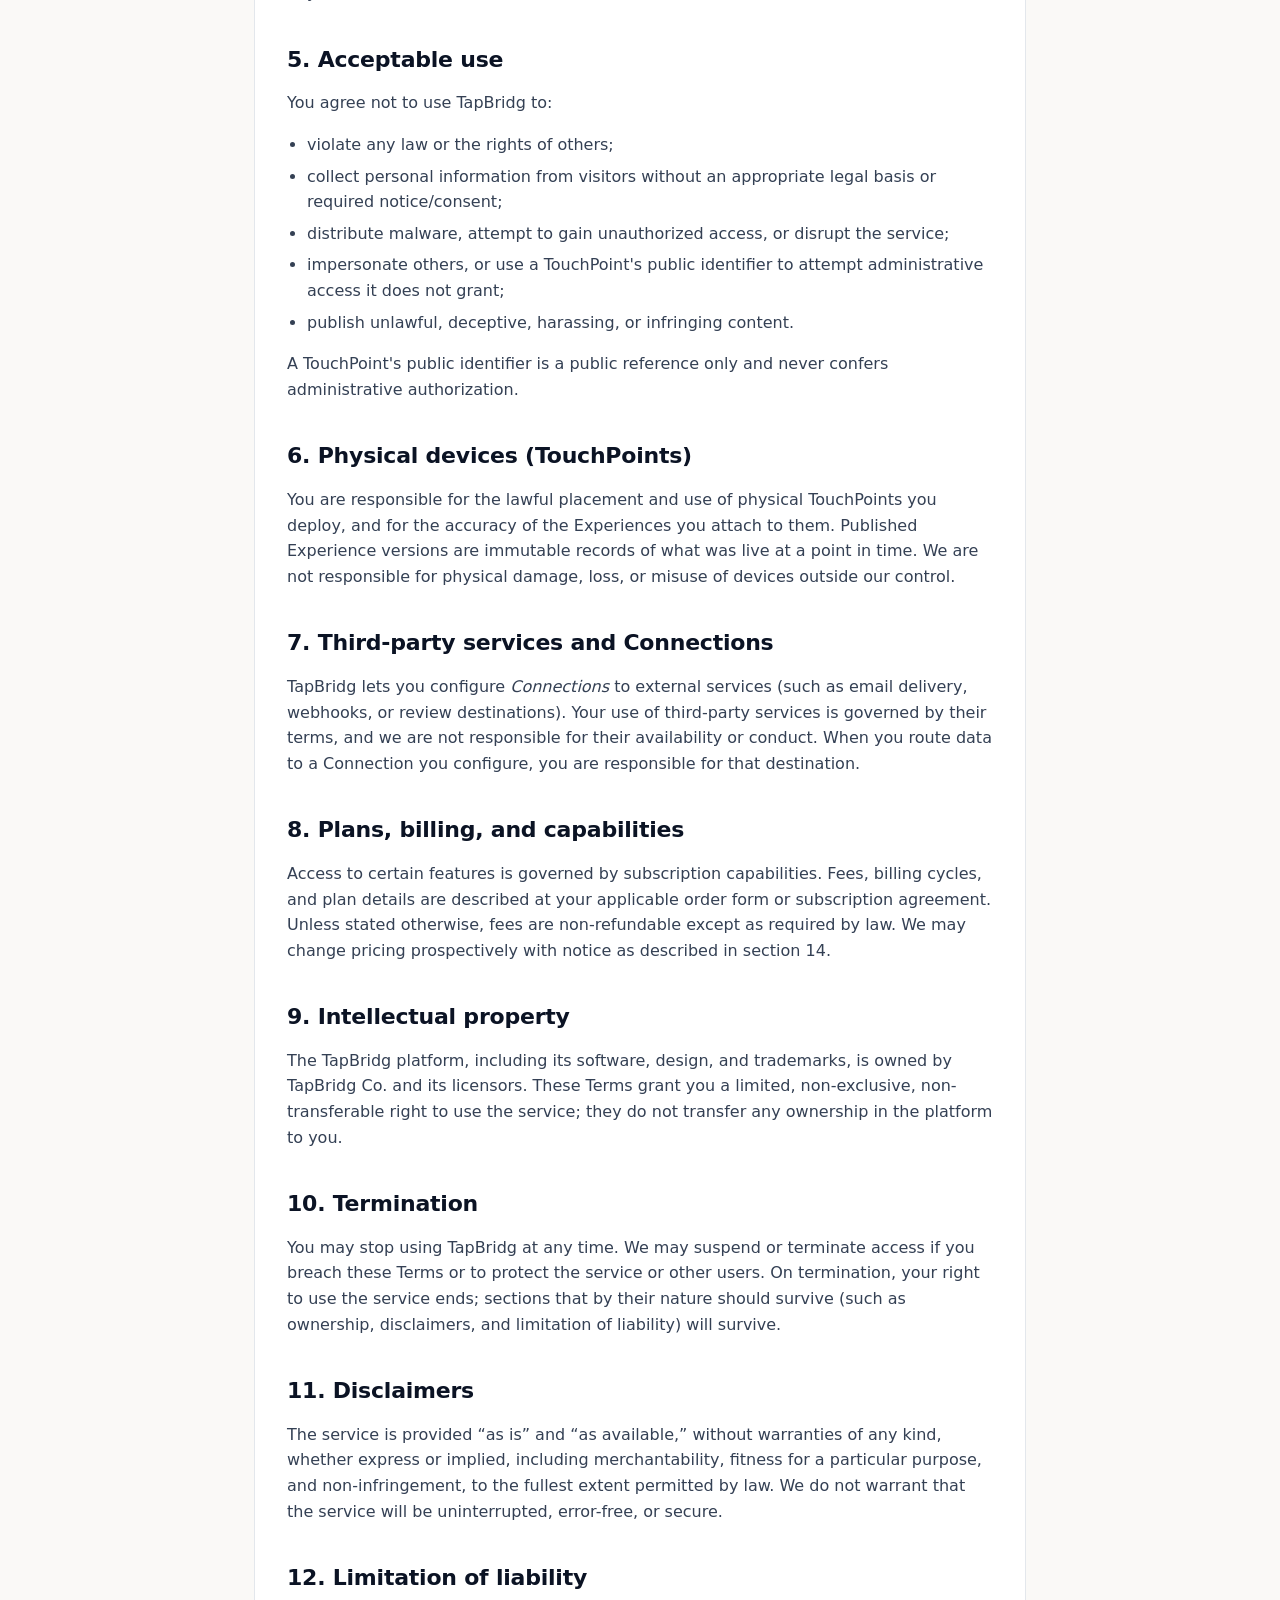
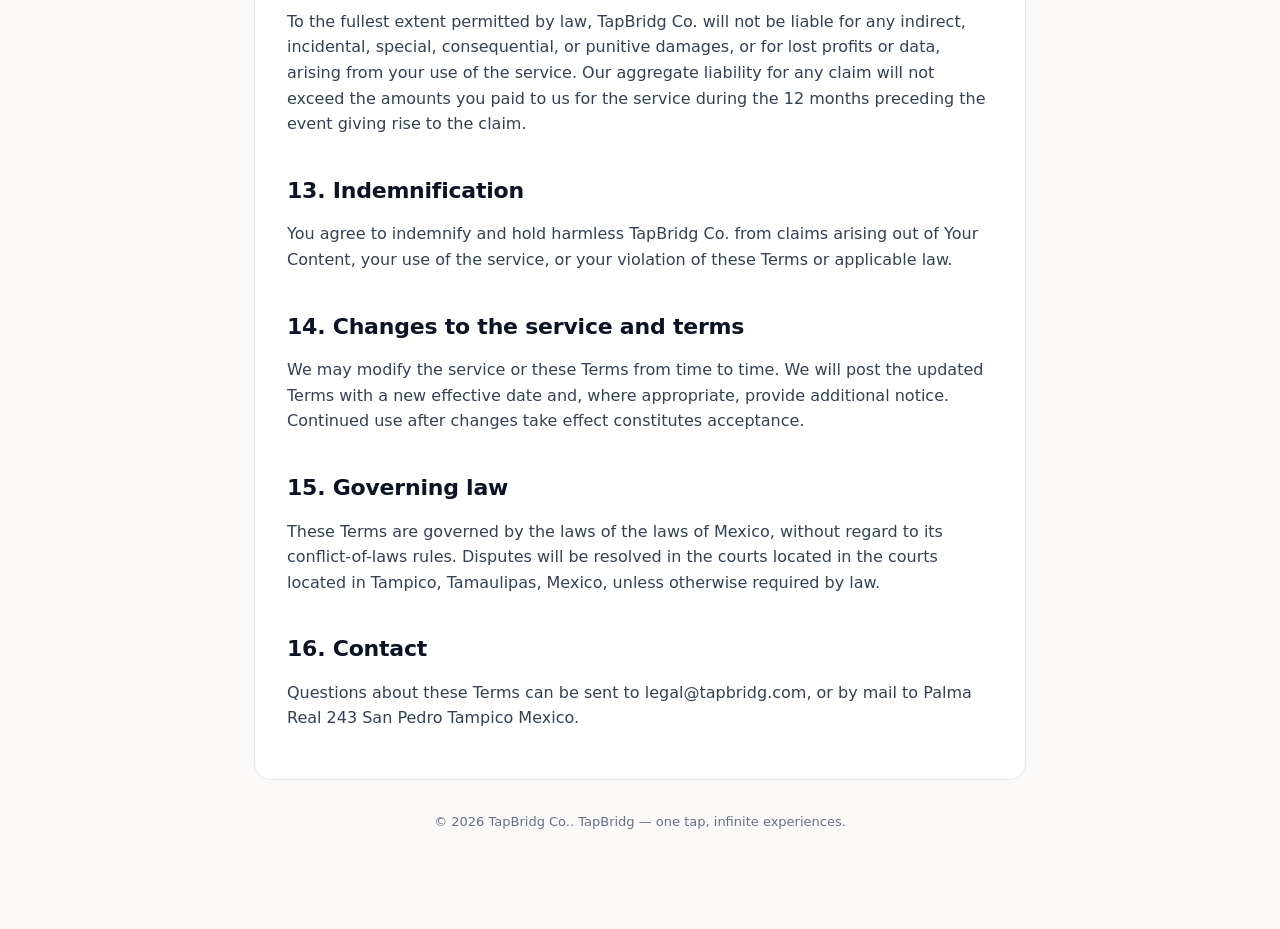
<file: terms-of-service.html>
<!doctype html>
<html lang="en">
  <head>
    <meta charset="utf-8" />
    <meta name="viewport" content="width=device-width, initial-scale=1" />
    <title>Terms of Service — TapBridg</title>
    <meta
      name="description"
      content="The terms governing use of the TapBridg physical-to-digital platform."
    />
    <style>
      :root {
        --ink: #0b1324;
        --ink-700: #344054;
        --text-secondary: #667085;
        --canvas: #faf9f7;
        --white: #ffffff;
        --surface-subtle: #f6f7f9;
        --border: #e3e7ec;
        --teal-700: #078f8a;
        --attention-50: #fff8ed;
        --attention: #e98a15;
        --radius-card: 16px;
        --radius-control: 12px;
        --font-sans: 'Inter', system-ui, -apple-system, BlinkMacSystemFont, 'Segoe UI',
          Roboto, Helvetica, Arial, sans-serif;
      }

      * {
        box-sizing: border-box;
      }

      body {
        margin: 0;
        background: var(--canvas);
        color: var(--ink);
        font-family: var(--font-sans);
        font-size: 16px;
        line-height: 1.6;
        -webkit-font-smoothing: antialiased;
      }

      .wrap {
        max-width: 820px;
        margin: 0 auto;
        padding: 48px 24px 96px;
      }

      header.brand {
        display: flex;
        align-items: center;
        gap: 10px;
        margin-bottom: 32px;
      }

      .brand-mark {
        display: inline-flex;
        color: var(--ink);
      }

      .brand-name {
        font-size: 18px;
        font-weight: 700;
        letter-spacing: -0.01em;
      }

      h1 {
        font-size: 32px;
        line-height: 1.2;
        letter-spacing: -0.02em;
        margin: 0 0 8px;
      }

      .meta {
        color: var(--text-secondary);
        font-size: 14px;
        margin: 0 0 24px;
      }

      .disclaimer {
        background: var(--attention-50);
        border: 1px solid var(--attention);
        border-radius: var(--radius-control);
        padding: 16px 18px;
        margin: 0 0 32px;
        font-size: 14px;
        color: var(--ink-700);
      }

      .disclaimer strong {
        color: var(--ink);
      }

      main {
        background: var(--white);
        border: 1px solid var(--border);
        border-radius: var(--radius-card);
        padding: 32px;
      }

      h2 {
        font-size: 22px;
        line-height: 1.3;
        letter-spacing: -0.01em;
        margin: 40px 0 12px;
      }

      h2:first-of-type {
        margin-top: 0;
      }

      p,
      li {
        color: var(--ink-700);
      }

      ul {
        padding-left: 20px;
      }

      li {
        margin-bottom: 6px;
      }

      a {
        color: var(--teal-700);
      }

      .placeholder {
        font-weight: inherit;
        color: inherit;
      }

      nav.toc {
        margin: 0 0 24px;
        font-size: 14px;
      }

      nav.toc ol {
        padding-left: 20px;
        color: var(--text-secondary);
      }

      footer {
        margin-top: 32px;
        color: var(--text-secondary);
        font-size: 13px;
        text-align: center;
      }
    </style>
  </head>
  <body>
    <div class="wrap">
      <header class="brand">
        <span class="brand-mark" aria-hidden="true">
          <svg width="28" height="28" viewBox="0 0 125 82" fill="currentColor">
            <path
              d="M46 28 C52 24 59 21 68 21 C87 22 102 35 108 51 C111 58 112 66 112 73 H88 C87 61 83 51 77 43 C69 33 59 28 46 28 Z"
            />
            <path
              d="M69 41 C63 36 56 33 49 32 C38 32 28 37 21 45 C14 53 11 63 11 73 H34 C34 64 37 56 43 49 C50 42 59 39 69 41 Z"
            />
          </svg>
        </span>
        <span class="brand-name">TapBridg</span>
      </header>

      <h1>Terms of Service</h1>
      <p class="meta">
        Effective date: <span class="placeholder">18 September 2026</span> ·
        Last updated: <span class="placeholder">18 September 2026</span>
      </p>

      <nav class="toc" aria-label="Table of contents">
        <ol>
          <li>Agreement to terms</li>
          <li>The service</li>
          <li>Accounts and Profiles</li>
          <li>Your content and Experiences</li>
          <li>Acceptable use</li>
          <li>Physical devices (TouchPoints)</li>
          <li>Third-party services and Connections</li>
          <li>Plans, billing, and capabilities</li>
          <li>Intellectual property</li>
          <li>Termination</li>
          <li>Disclaimers</li>
          <li>Limitation of liability</li>
          <li>Indemnification</li>
          <li>Changes to the service and terms</li>
          <li>Governing law</li>
          <li>Contact</li>
        </ol>
      </nav>

      <main>
        <h2>1. Agreement to terms</h2>
        <p>
          These Terms of Service (&ldquo;Terms&rdquo;) govern your access to and use of
          TapBridg, operated by
          <span class="placeholder">TapBridg Co.</span> (&ldquo;TapBridg,&rdquo;
          &ldquo;we,&rdquo; &ldquo;us&rdquo;). By creating an account or using the
          service, you agree to these Terms. If you are using TapBridg on behalf of an
          organization, you represent that you are authorized to bind that organization.
        </p>

        <h2>2. The service</h2>
        <p>
          TapBridg connects physical <em>TouchPoints</em> (such as NFC tags or QR codes)
          to reusable digital <em>Experiences</em>. When a visitor taps or scans a
          TouchPoint, TapBridg resolves it to its active Experience — for example a
          menu, a request, a review link, a check-in, or a capture form. We record
          native <em>Interactions</em> and provide an administrative application to
          manage TouchPoints, Experiences, and their activity.
        </p>

        <h2>3. Accounts and Profiles</h2>
        <ul>
          <li>
            You must provide accurate account information and keep your credentials
            secure. You are responsible for activity under your account.
          </li>
          <li>
            Management access is scoped by <em>Profile</em> membership. A
            &ldquo;Profile&rdquo; is the individual or organization ownership boundary
            under which TouchPoints and Experiences are managed.
          </li>
          <li>
            You may sign in using an email and password or a supported provider such as
            Google. You are responsible for maintaining the security of any linked
            provider account.
          </li>
        </ul>

        <h2>4. Your content and Experiences</h2>
        <p>
          You retain ownership of the content you upload or configure (such as menus,
          images, request options, and capture fields) and of information submitted to
          you through your Experiences (&ldquo;Your Content&rdquo;). You grant us a
          limited license to host, process, and display Your Content solely to operate
          and improve the service. You are responsible for Your Content and for having
          the rights and permissions necessary to use it, including any consent needed
          to collect information from visitors.
        </p>

        <h2>5. Acceptable use</h2>
        <p>You agree not to use TapBridg to:</p>
        <ul>
          <li>violate any law or the rights of others;</li>
          <li>
            collect personal information from visitors without an appropriate legal
            basis or required notice/consent;
          </li>
          <li>
            distribute malware, attempt to gain unauthorized access, or disrupt the
            service;
          </li>
          <li>
            impersonate others, or use a TouchPoint's public identifier to attempt
            administrative access it does not grant;
          </li>
          <li>publish unlawful, deceptive, harassing, or infringing content.</li>
        </ul>
        <p>
          A TouchPoint's public identifier is a public reference only and never confers
          administrative authorization.
        </p>

        <h2>6. Physical devices (TouchPoints)</h2>
        <p>
          You are responsible for the lawful placement and use of physical TouchPoints
          you deploy, and for the accuracy of the Experiences you attach to them.
          Published Experience versions are immutable records of what was live at a
          point in time. We are not responsible for physical damage, loss, or misuse of
          devices outside our control.
        </p>

        <h2>7. Third-party services and Connections</h2>
        <p>
          TapBridg lets you configure <em>Connections</em> to external services (such as
          email delivery, webhooks, or review destinations). Your use of third-party
          services is governed by their terms, and we are not responsible for their
          availability or conduct. When you route data to a Connection you configure,
          you are responsible for that destination.
        </p>

        <h2>8. Plans, billing, and capabilities</h2>
        <p>
          Access to certain features is governed by subscription capabilities. Fees,
          billing cycles, and plan details are described at
          your applicable order form or subscription agreement. Unless stated
          otherwise, fees are non-refundable except as required by law. We may change
          pricing prospectively with notice as described in section 14.
        </p>

        <h2>9. Intellectual property</h2>
        <p>
          The TapBridg platform, including its software, design, and trademarks, is
          owned by <span class="placeholder">TapBridg Co.</span> and its
          licensors. These Terms grant you a limited, non-exclusive, non-transferable
          right to use the service; they do not transfer any ownership in the platform
          to you.
        </p>

        <h2>10. Termination</h2>
        <p>
          You may stop using TapBridg at any time. We may suspend or terminate access
          if you breach these Terms or to protect the service or other users. On
          termination, your right to use the service ends; sections that by their nature
          should survive (such as ownership, disclaimers, and limitation of liability)
          will survive.
        </p>

        <h2>11. Disclaimers</h2>
        <p>
          The service is provided &ldquo;as is&rdquo; and &ldquo;as available,&rdquo;
          without warranties of any kind, whether express or implied, including
          merchantability, fitness for a particular purpose, and non-infringement, to
          the fullest extent permitted by law. We do not warrant that the service will
          be uninterrupted, error-free, or secure.
        </p>

        <h2>12. Limitation of liability</h2>
        <p>
          To the fullest extent permitted by law,
          <span class="placeholder">TapBridg Co.</span> will not be liable for
          any indirect, incidental, special, consequential, or punitive damages, or for
          lost profits or data, arising from your use of the service. Our aggregate
          liability for any claim will not exceed
          the amounts you paid to us for the service during the 12 months preceding the
          event giving rise to the claim.
        </p>

        <h2>13. Indemnification</h2>
        <p>
          You agree to indemnify and hold harmless
          <span class="placeholder">TapBridg Co.</span> from claims arising out
          of Your Content, your use of the service, or your violation of these Terms or
          applicable law.
        </p>

        <h2>14. Changes to the service and terms</h2>
        <p>
          We may modify the service or these Terms from time to time. We will post the
          updated Terms with a new effective date and, where appropriate, provide
          additional notice. Continued use after changes take effect constitutes
          acceptance.
        </p>

        <h2>15. Governing law</h2>
        <p>
          These Terms are governed by the laws of
          the laws of Mexico, without regard to
          its conflict-of-laws rules. Disputes will be resolved in the courts located in
          the courts located in Tampico, Tamaulipas, Mexico, unless otherwise required by law.
        </p>

        <h2>16. Contact</h2>
        <p>
          Questions about these Terms can be sent to
          <span class="placeholder">legal@tapbridg.com</span>, or by mail to
          <span class="placeholder">Palma Real 243 San Pedro Tampico Mexico</span>.
        </p>
      </main>

      <footer>
        &copy; <span class="placeholder">2026</span>
        <span class="placeholder">TapBridg Co.</span>. TapBridg — one tap,
        infinite experiences.
      </footer>
    </div>
  </body>
</html>
</file>
<file: styles.css>
:root {
  --ink: #111318;
  --ink-2: #1d2633;
  --navy: #132238;
  --slate: #647286;
  --muted: #757d89;
  --line: #e7e9ed;
  --soft: #f5f6f8;
  --paper: #fbfbfc;
  --white: #ffffff;
  --success: #26a269;
  --accent: #7d95b5;
  --max: 1220px;
  --radius-xl: 34px;
  --radius-lg: 26px;
  --radius-md: 18px;
  --shadow-soft: 0 24px 70px rgba(17, 19, 24, .08);
  --shadow-card: 0 12px 35px rgba(17, 19, 24, .07);
}

* { box-sizing: border-box; }
html { scroll-behavior: smooth; }
body {
  margin: 0;
  color: var(--ink);
  background: var(--paper);
  font-family: Inter, ui-sans-serif, -apple-system, BlinkMacSystemFont, "SF Pro Display", "Segoe UI", Arial, sans-serif;
  -webkit-font-smoothing: antialiased;
}
a { color: inherit; text-decoration: none; }
button, input { font: inherit; }
button { color: inherit; }
.shell { width: min(var(--max), calc(100% - 48px)); margin-inline: auto; }

.site-header {
  position: sticky;
  top: 0;
  z-index: 50;
  backdrop-filter: blur(20px) saturate(140%);
  background: rgba(251, 251, 252, .78);
  border-bottom: 1px solid rgba(230, 232, 236, .7);
}
.nav { height: 74px; display: flex; align-items: center; gap: 34px; }
.brand { display: inline-flex; align-items: center; gap: 9px; font-weight: 760; font-size: 20px; letter-spacing: -1px; margin-right: auto; }
.brand-mark { width: 34px; height: 24px; display:block; object-fit:contain; }
.nav-links { display: flex; gap: 28px; font-size: 14px; color: #414752; }
.nav-links a { transition: .2s ease; }
.nav-links a:hover { color: var(--ink); }
.btn { min-height: 48px; border-radius: 999px; display: inline-flex; align-items: center; justify-content: center; gap: 9px; padding: 0 23px; font-weight: 650; font-size: 14px; transition: .25s ease; border: 1px solid transparent; }
.btn:hover { transform: translateY(-1px); }
.btn-dark { background: var(--ink); color: white; box-shadow: 0 10px 24px rgba(17, 19, 24, .14); }
.btn-dark:hover { background: #252932; }
.btn-light { background: white; color: var(--ink); }
.btn-ghost { border-color: var(--line); background: rgba(255,255,255,.75); }
.btn-small { min-height: 40px; padding: 0 18px; font-size: 13px; }
.menu-button { display: none; width: 42px; height: 42px; border-radius: 50%; border: 1px solid var(--line); background: white; align-items: center; justify-content: center; flex-direction: column; gap: 6px; }
.menu-button span { width: 16px; height: 1.5px; background: var(--ink); display: block; }

.hero { min-height: 760px; padding: 108px 0 80px; display: grid; grid-template-columns: 0.88fr 1.12fr; gap: 54px; align-items: center; }
.eyebrow, .kicker { letter-spacing: 2.8px; font-size: 11px; font-weight: 750; color: #616977; }
.eyebrow { display: flex; align-items: center; gap: 9px; margin-bottom: 22px; }
.eyebrow-dot { width: 7px; height: 7px; border-radius: 50%; background: var(--ink); display: inline-block; box-shadow: 0 0 0 5px rgba(19,34,56,.07); }
.hero h1 { font-size: clamp(50px, 6vw, 84px); line-height: .98; letter-spacing: -5.5px; margin: 0; max-width: 650px; }
.hero-lead { font-size: 20px; line-height: 1.6; color: #606873; max-width: 610px; margin: 28px 0 34px; }
.hero-lead strong { color: var(--ink); font-weight: 650; }
.hero-actions { display: flex; gap: 12px; flex-wrap: wrap; }
.trust-row { margin-top: 36px; display: flex; align-items: center; gap: 11px; flex-wrap: wrap; font-size: 12px; color: #7b828d; }
.trust-row i { width: 3px; height: 3px; background: #b4bac3; border-radius: 50%; }

.hero-visual { min-height: 560px; position: relative; display: flex; align-items: flex-end; justify-content: center; overflow: hidden; border-radius: 44px; background: radial-gradient(circle at 65% 18%, rgba(230,234,240,.98), rgba(246,247,249,.76) 36%, rgba(232,235,240,.65) 100%); border: 1px solid #e8eaee; box-shadow: var(--shadow-soft); }
.hero-visual:before { content:""; position:absolute; inset:auto 0 0 0; height:46%; background:linear-gradient(to top, rgba(204,209,217,.36), transparent); }
.halo { position:absolute; border:1px solid rgba(104,114,129,.11); border-radius:50%; }
.halo-a { width: 520px; height: 520px; top: -180px; right: -120px; }
.halo-b { width: 340px; height: 340px; top: -80px; right: -30px; }
.stage { position:relative; width: 88%; height: 465px; }
.product { position:absolute; filter: drop-shadow(0 22px 25px rgba(30,35,43,.16)); }
.acrylic { width: 142px; height: 210px; left: 2%; bottom: 42px; border: 2px solid rgba(255,255,255,.78); border-radius: 14px 14px 5px 5px; background: linear-gradient(135deg, rgba(255,255,255,.3), rgba(255,255,255,.04)); backdrop-filter: blur(8px); transform: perspective(600px) rotateY(7deg); display:flex; flex-direction:column; align-items:center; justify-content:center; gap:20px; color:#2b323d; }
.acrylic:after { content:""; position:absolute; left:-14px; right:-14px; bottom:-20px; height:22px; border-radius:8px 8px 3px 3px; background:linear-gradient(180deg,#b7b9bc,#777c83); box-shadow:inset 0 1px 0 rgba(255,255,255,.7); }
.acrylic span { font-size:10px; letter-spacing:2.5px; font-weight:700; }
.bridge-symbol { width: 82px; height: 56px; display:block; object-fit:contain; }
.bridge-symbol.inverse { filter:none; }
.small-symbol { width: 44px; height: 30px; }
.small-symbol:before,.small-symbol:after { width:31px;height:31px;border-width:7px;border-radius:31px 31px 0 0; }
.tiny-symbol { width: 32px; height: 22px; }
.tiny-symbol:before,.tiny-symbol:after { width:21px;height:21px;border-width:5px;border-radius:21px 21px 0 0; }
.led-puck { width: 175px; height: 80px; left: 24%; bottom: 34px; border-radius: 50%; background:#101216; }
.wood-top { position:absolute; inset:-18px 0 18px; border-radius:50%; background:linear-gradient(145deg,#8c6a49,#4f3828); display:grid; place-items:center; color:#131313; box-shadow:inset 0 4px 14px rgba(255,255,255,.16); }
.led-ring { position:absolute; inset:auto 4px 9px; height:8px; border-radius:50%; background:#f8fbff; box-shadow:0 0 14px 4px rgba(174,208,255,.65); }
.display { left:42%; bottom:38px; width:230px; height:345px; }
.display-screen { height:315px; border:7px solid #15181d; border-radius:25px; overflow:hidden; background:linear-gradient(180deg,#91a9c2 0%, #4c6278 45%, #101720 100%); box-shadow:inset 0 0 0 1px rgba(255,255,255,.26); color:white; position:relative; }
.display-screen:after { content:""; position:absolute; left:-20%; right:-20%; bottom:28px; height:145px; background:linear-gradient(155deg,transparent 24%,#293848 25% 46%,#17222d 47% 62%,#0b1118 63%); }
.screen-brand { position:absolute; top:18px; left:0; right:0; text-align:center; font-size:10px; z-index:2; opacity:.9; }
.promo-copy { position:absolute; z-index:3; left:20px; bottom:26px; display:flex; flex-direction:column; gap:3px; }
.promo-copy small{font-size:9px;letter-spacing:2px;opacity:.7}.promo-copy strong{font-size:24px;letter-spacing:-1px}.promo-copy span{font-size:10px;opacity:.8}
.wood-base { position:absolute; bottom:0; left:-18px; right:-18px; height:44px; border-radius:11px 11px 15px 15px; background:linear-gradient(145deg,#90694b,#53392a); box-shadow:inset 0 2px 4px rgba(255,255,255,.16); }
.wood-block { width:125px;height:220px;right:4%;bottom:40px;border-radius:20px;background:linear-gradient(120deg,#a77e57,#6e4d35);display:grid;place-items:center;color:#171717;box-shadow:inset 10px 0 22px rgba(255,255,255,.08), inset -12px 0 25px rgba(40,25,15,.14); transform:rotate(1deg); }
.floating-card { position:absolute; z-index:10; background:rgba(255,255,255,.83); backdrop-filter:blur(16px); border:1px solid rgba(255,255,255,.85); box-shadow:0 16px 45px rgba(21,27,35,.12); border-radius:18px; padding:15px 16px; display:flex; gap:6px; align-items:baseline; }
.card-one { top:60px; left:28px; }.card-one b{font-size:25px}.card-one span{font-size:10px;color:#7b828c}.card-one em{font-size:10px;color:var(--success);font-style:normal;margin-left:4px}
.card-two { right:24px; top:125px; flex-direction:column;align-items:flex-start; padding-right:40px;}.card-two span{font-size:9px;color:#868d97}.card-two b{font-size:13px}.status-dot{position:absolute;right:16px;top:50%;width:8px;height:8px;background:var(--success);border-radius:50%;}

.logo-strip { border-top:1px solid var(--line); border-bottom:1px solid var(--line); background:#fff; }
.strip-inner { min-height:78px; display:flex; align-items:center; justify-content:space-between; gap:24px; color:#9aa0a9; font-size:10px; letter-spacing:3px; font-weight:700; white-space:nowrap; overflow:hidden; }
.section { padding: 118px 0; }
.section-heading { display:grid; grid-template-columns:1.15fr .85fr; gap:80px; align-items:end; margin-bottom:50px; }
.section-heading h2 { font-size:clamp(40px,5vw,66px); line-height:1.02; letter-spacing:-3.2px; margin:12px 0 0; max-width:740px; }
.section-heading>p { color:#6e7580; font-size:17px; line-height:1.65; max-width:520px; margin:0 0 4px auto; }
.section-heading.centered { grid-template-columns:1fr; text-align:center; max-width:850px; margin:0 auto 64px; }
.section-heading.centered h2 { margin-inline:auto; }

.product-grid { display:grid; grid-template-columns:1.5fr 1fr 1fr; gap:16px; }
.product-card { min-height:440px; background:#fff; border:1px solid var(--line); border-radius:var(--radius-lg); padding:22px; display:flex; flex-direction:column; box-shadow:0 8px 30px rgba(17,19,24,.035); }
.product-card.large { grid-row:span 2; min-height: 896px; }
.card-label { display:flex; align-items:center; gap:12px; font-size:14px;}.card-label span{font-size:10px;color:#9ba1aa;letter-spacing:2px}.card-label b{font-weight:650}
.product-card>p { color:#737a85; font-size:13px; line-height:1.6; margin:16px 4px 2px; }
.mini-stage { flex:1; border-radius:20px; margin-top:20px; background:radial-gradient(circle at 50% 20%, #fff, #eef0f3 80%); display:grid; place-items:center; overflow:hidden; min-height:270px; }
.display-stage { min-height:720px; background:linear-gradient(180deg,#eef0f3,#dde1e7); }
.mini-display { width:260px; position:relative; transform:translateY(-8px); }
.mini-screen { height:410px;border:8px solid #15171c;border-radius:30px;background:linear-gradient(160deg,#8ea8c5,#26394d 65%,#101821);color:white;display:flex;flex-direction:column;padding:30px;justify-content:flex-end;box-shadow:0 24px 55px rgba(19,26,34,.25);}
.mini-screen:before{content:"";position:absolute;top:25px;left:50%;width:5px;height:5px;border-radius:50%;background:#c3d1e2;transform:translateX(-50%)}.mini-screen span{position:absolute;top:45px;left:0;right:0;text-align:center;font-size:11px}.mini-screen b{font-size:38px;line-height:1;letter-spacing:-2px}.mini-screen small{margin-top:12px;opacity:.8}
.mini-base { height:55px; margin:-4px -25px 0; border-radius:9px 9px 16px 16px;background:linear-gradient(145deg,#8a6549,#4d3528);box-shadow:0 18px 24px rgba(39,27,20,.16)}
.puck-stage{background:linear-gradient(160deg,#f8f9fb,#e3e6eb)}.puck{width:205px;height:85px;background:#13161b;border-radius:50%;box-shadow:0 35px 42px rgba(18,22,28,.2), inset 0 -4px 8px rgba(0,0,0,.6);position:relative;display:grid;place-items:center;color:#101114}.puck:before{content:"";position:absolute;width:205px;height:82px;border-radius:50%;top:-24px;background:linear-gradient(145deg,#4c5768,#202b3a);box-shadow:inset 0 6px 15px rgba(255,255,255,.12)}.puck:after{content:"";position:absolute;width:190px;height:6px;border-radius:50%;bottom:19px;background:#fff;box-shadow:0 0 16px 3px rgba(176,205,255,.7)}.puck .bridge-symbol{z-index:2;transform:translateY(-22px)}
.desk-stage{background:linear-gradient(160deg,#f8f8f9,#e5e7ea)}.desk-block{width:180px;height:280px;border-radius:26px;background:linear-gradient(120deg,#a77a56,#6b4b36);box-shadow:0 30px 50px rgba(47,34,26,.18),inset 12px 0 25px rgba(255,255,255,.09);display:grid;place-items:center;color:#101114}
.acrylic-stage{background:linear-gradient(160deg,#f9fafb,#e9ebee)}.mini-acrylic{width:170px;height:250px;border:2px solid rgba(255,255,255,.9);background:rgba(255,255,255,.18);backdrop-filter:blur(8px);border-radius:18px 18px 4px 4px;box-shadow:0 28px 45px rgba(33,39,47,.1);display:flex;flex-direction:column;align-items:center;justify-content:center;gap:20px;color:#3a424c}.mini-acrylic:after{content:"";position:absolute;bottom:-24px;width:205px;height:26px;border-radius:9px;background:#9ea3aa;box-shadow:0 14px 22px rgba(27,33,40,.14)}.mini-acrylic small{font-size:9px;letter-spacing:2px;font-weight:700}

.dark-section { background:#0e1116; color:white; overflow:hidden; }
.section-heading.light .kicker, .dark-section .kicker { color:#8996a7; }
.section-heading.light>p { color:#9da6b3; }
.experience-demo { display:grid; grid-template-columns:.74fr 1fr .8fr; gap:30px; align-items:center; min-height:650px; }
.experience-tabs { display:flex; flex-direction:column; }
.exp-tab { border:0; border-top:1px solid #2a3038; color:#808a98; background:transparent; padding:22px 0; text-align:left; font-size:15px; display:flex; gap:18px; align-items:center; cursor:pointer; transition:.2s ease; }.exp-tab:last-child{border-bottom:1px solid #2a3038}.exp-tab span{font-size:10px;letter-spacing:2px}.exp-tab:hover,.exp-tab.active{color:white;padding-left:8px}.exp-tab.active{font-weight:650}
.experience-phone-wrap { display:grid; place-items:center; position:relative; min-height:600px; }.phone-glow{position:absolute;width:430px;height:430px;border-radius:50%;background:radial-gradient(circle,rgba(88,113,146,.22),transparent 67%)}
.phone-shell { width:300px;height:604px;border:7px solid #20242a;border-radius:47px;background:#fff;box-shadow:0 30px 80px rgba(0,0,0,.4);position:relative;overflow:hidden }.phone-notch{position:absolute;z-index:5;top:9px;left:50%;transform:translateX(-50%);width:90px;height:23px;border-radius:20px;background:#0f1115}.phone-content{height:100%;background:#fff;color:#16191f}.phone-status{height:46px;display:flex;justify-content:space-between;align-items:center;padding:0 22px;font-size:9px;font-weight:700}.experience-view{padding:28px 22px}.view-kicker{font-size:9px;letter-spacing:2px;color:#77818d}.experience-view h3{font-size:34px;letter-spacing:-1.8px;margin:8px 0}.experience-view p{font-size:12px;color:#7f8792;margin:0 0 25px}.menu-photo{height:210px;border-radius:24px;background:radial-gradient(circle at 50% 58%,#c9aa7e 0 18%,#7b5b3a 19% 24%,transparent 25%),linear-gradient(145deg,#c2cbd5,#6f8498);display:grid;place-items:center;overflow:hidden;position:relative}.plate{width:145px;height:145px;border-radius:50%;border:8px solid rgba(255,255,255,.7);box-shadow:0 15px 30px rgba(0,0,0,.17)}.menu-lines{margin-top:24px;display:grid;gap:13px}.menu-lines i{height:11px;border-radius:10px;background:#eef0f3}.menu-lines i:nth-child(2){width:83%}.menu-lines i:nth-child(3){width:62%}
.experience-copy{max-width:350px}.mini-kicker{font-size:10px;letter-spacing:2px;color:#7e8998}.experience-copy h3{font-size:44px;letter-spacing:-2.3px;margin:11px 0}.experience-copy>p{color:#9ba4b0;line-height:1.7;font-size:15px}.metric-row{display:grid;grid-template-columns:1fr 1fr;border-top:1px solid #2b3139;margin-top:34px;padding-top:24px;gap:20px}.metric-row div{display:flex;flex-direction:column;gap:5px}.metric-row b{font-size:20px}.metric-row span{font-size:11px;color:#7d8794}

.steps { display:grid; grid-template-columns:1fr 80px 1fr 80px 1fr; align-items:center; }
.step { text-align:center; padding:30px 20px; }.step>span{font-size:10px;letter-spacing:2px;color:#9aa1ab}.step h3{font-size:20px;margin:24px 0 8px}.step p{font-size:14px;line-height:1.6;color:#777f89;max-width:250px;margin:auto}.step-line{height:1px;background:linear-gradient(90deg,transparent,#ccd1d8,transparent)}
.step-icon { width:82px;height:82px;border-radius:25px;background:white;border:1px solid var(--line);box-shadow:var(--shadow-card);margin:22px auto 0;position:relative }
.scan-icon:before{content:"";position:absolute;inset:25px;border:2px solid var(--ink);border-radius:6px}.scan-icon:after{content:"";position:absolute;width:13px;height:13px;border:3px solid var(--ink);border-left:0;border-bottom:0;right:18px;top:17px}
.cards-icon:before,.cards-icon:after{content:"";position:absolute;width:27px;height:35px;border:2px solid var(--ink);border-radius:7px;top:23px}.cards-icon:before{left:23px;transform:rotate(-8deg)}.cards-icon:after{right:22px;transform:rotate(8deg);background:white}
.spark-icon:before{content:"✦";position:absolute;inset:0;display:grid;place-items:center;font-size:34px}

.platform-section { background:#f0f2f5; overflow:hidden; }
.platform-grid { display:grid; grid-template-columns:.75fr 1.25fr; gap:70px; align-items:center; }
.platform-copy h2 { font-size:clamp(42px,5vw,65px);line-height:1.01;letter-spacing:-3.4px;margin:14px 0 24px }.platform-copy>p:not(.kicker){font-size:17px;line-height:1.7;color:#6f7782}.feature-list{list-style:none;padding:0;margin:30px 0;display:grid;gap:15px}.feature-list li{font-size:14px;display:flex;align-items:center;gap:10px}.feature-list i{font-style:normal;width:23px;height:23px;border-radius:50%;background:white;border:1px solid #dfe2e6;display:grid;place-items:center;font-size:11px}.text-link{display:inline-flex;gap:9px;align-items:center;font-weight:650;font-size:14px;border-bottom:1px solid #adb3bc;padding-bottom:5px}
.dashboard-wrap { perspective:1400px; padding:25px 0; }.dashboard-window{background:#fff;border-radius:26px;box-shadow:0 40px 90px rgba(32,40,51,.18);border:1px solid #e3e6ea;overflow:hidden;transform:rotateY(-3deg) rotateX(1deg)}.dash-top{height:64px;border-bottom:1px solid #edf0f3;display:flex;align-items:center;justify-content:space-between;padding:0 20px}.dash-logo{display:flex;align-items:center;gap:8px;font-size:13px}.bridge-mini{width:24px;height:16px;display:block;object-fit:contain}.bridge-mini.inverse{filter:none}.avatar{width:30px;height:30px;border-radius:50%;background:#1c2633;color:white;display:grid;place-items:center;font-size:9px}.dash-body{display:grid;grid-template-columns:150px 1fr;min-height:490px}.sidebar{background:#f9fafb;border-right:1px solid #edf0f3;padding:24px 18px;display:flex;flex-direction:column;gap:22px;font-size:11px;color:#8a929d}.sidebar b{color:var(--ink)}.dash-main{padding:28px}.dash-title{display:flex;justify-content:space-between;align-items:flex-end}.dash-title small{font-size:8px;letter-spacing:1.6px;color:#9ba2ac}.dash-title h3{font-size:26px;letter-spacing:-1px;margin:5px 0 0}.dash-title button,.device-panel button{border:0;border-radius:20px;background:#111318;color:#fff;padding:9px 14px;font-size:10px}.stat-grid{display:grid;grid-template-columns:repeat(3,1fr);gap:10px;margin-top:22px}.stat-grid>div{border:1px solid #e8ebef;border-radius:14px;padding:15px;display:flex;flex-direction:column;position:relative}.stat-grid span{font-size:9px;color:#888f9a}.stat-grid b{font-size:24px;margin-top:7px}.stat-grid em{font-style:normal;color:var(--success);font-size:8px;position:absolute;right:12px;bottom:14px}.dash-panels{display:grid;grid-template-columns:1.3fr .7fr;gap:10px;margin-top:10px}.chart-panel,.device-panel{border:1px solid #e8ebef;border-radius:14px;padding:16px;min-height:230px}.chart-panel>span,.device-panel>span{font-size:9px;color:#818a96}.chart-panel svg{width:100%;height:140px;overflow:visible}.chart-panel polyline{fill:none;stroke:#263c58;stroke-width:3;vector-effect:non-scaling-stroke}.chart-days{display:flex;justify-content:space-between;font-size:7px;color:#9aa1aa}.device-row{display:flex;align-items:center;gap:10px;margin:22px 0}.device-thumb{width:45px;height:58px;border-radius:8px;background:linear-gradient(145deg,#9b7657,#62442f);display:grid;place-items:center}.device-thumb .bridge-mini{transform:scale(.65);color:#141516}.device-row div:nth-child(2){display:flex;flex-direction:column;gap:4px}.device-row b{font-size:11px}.device-row small{font-size:8px;color:#9097a1}.device-row i{margin-left:auto;width:7px;height:7px;border-radius:50%;background:var(--success)}.device-panel button{width:100%;background:#f2f4f6;color:#252a31}.vision-section{padding-top:90px;padding-bottom:90px}.vision-card{min-height:470px;border-radius:40px;background:#101319;color:white;padding:60px;display:grid;grid-template-columns:.55fr 1.3fr .8fr;align-items:center;gap:50px;overflow:hidden;position:relative}.vision-card:after{content:"";position:absolute;width:520px;height:520px;border:1px solid rgba(255,255,255,.05);border-radius:50%;right:-210px;top:-100px}.vision-symbol{width:160px;height:160px;border-radius:50%;background:#171c23;border:1px solid #292f38;display:grid;place-items:center}.vision-symbol .bridge-symbol{color:white}.vision-card h2{font-size:48px;letter-spacing:-2.5px;margin:12px 0}.vision-card p:not(.kicker){color:#9ba4b0;line-height:1.7}.vision-orbit{display:flex;flex-wrap:wrap;gap:9px}.vision-orbit span{border:1px solid #2b3139;border-radius:999px;padding:10px 12px;font-size:8px;letter-spacing:1px;color:#9da7b4}.cta-section{background:#111318;color:white;padding:120px 0}.cta-inner{text-align:center}.cta-mark{width:82px;height:60px;margin:0 auto 28px;color:white}.cta-mark .bridge-symbol{transform:scale(.85)}.cta-inner .kicker{color:#8490a0}.cta-inner h2{font-size:clamp(55px,7vw,92px);line-height:.94;letter-spacing:-5px;margin:18px 0 24px}.cta-inner>p:not(.kicker){color:#9099a6;margin-bottom:34px;font-size:17px}
footer{background:#111318;color:#7e8793;border-top:1px solid #242932}.footer-inner{min-height:100px;display:flex;align-items:center;justify-content:space-between;gap:24px;font-size:10px;letter-spacing:1.2px}.footer-brand{display:flex;align-items:center;gap:9px;color:white;font-size:16px;letter-spacing:-.4px}.footer-brand .bridge-mini{transform:scale(.8)}.footer-legal{display:flex;gap:16px}.footer-legal a{color:#c5cbd3;text-decoration:none}.footer-legal a:hover{text-decoration:underline}

.reveal { opacity:0; transform:translateY(20px); transition: opacity .75s ease, transform .75s cubic-bezier(.2,.7,.2,1); }
.reveal.visible { opacity:1; transform:translateY(0); }
.delay-1{transition-delay:.08s}.delay-2{transition-delay:.16s}.delay-3{transition-delay:.24s}

@media (max-width: 1020px) {
  .nav-links,.desktop-cta{display:none}.menu-button{display:flex}.nav-links.open{position:absolute;display:flex;flex-direction:column;top:74px;left:0;right:0;background:rgba(251,251,252,.98);padding:22px 24px;border-bottom:1px solid var(--line)}
  .hero{grid-template-columns:1fr;padding-top:70px}.hero-copy{text-align:center}.hero h1,.hero-lead{margin-left:auto;margin-right:auto}.eyebrow,.hero-actions,.trust-row{justify-content:center}.hero-visual{min-height:520px}
  .section-heading{grid-template-columns:1fr;gap:20px}.section-heading>p{margin-left:0}.product-grid{grid-template-columns:1fr 1fr}.product-card.large{grid-row:auto;grid-column:1/-1;min-height:640px}.display-stage{min-height:520px}.experience-demo{grid-template-columns:1fr;}.experience-tabs{display:grid;grid-template-columns:repeat(3,1fr);gap:8px}.exp-tab{border:1px solid #2b3139!important;border-radius:14px;padding:14px!important}.experience-copy{text-align:center;margin:auto}.metric-row{text-align:left}.platform-grid{grid-template-columns:1fr}.dashboard-wrap{margin-top:20px}.vision-card{grid-template-columns:1fr;text-align:center}.vision-symbol{margin:auto}.vision-orbit{justify-content:center}.steps{grid-template-columns:1fr}.step-line{width:1px;height:50px;margin:auto;background:linear-gradient(transparent,#ccd1d8,transparent)}
}
@media (max-width: 680px) {
  .shell{width:min(var(--max),calc(100% - 30px))}.nav{height:66px}.nav-links.open{top:66px}.hero{padding:56px 0 60px;min-height:auto}.hero h1{letter-spacing:-3.5px}.hero-lead{font-size:17px}.hero-visual{min-height:440px;border-radius:30px}.stage{height:380px;width:100%}.acrylic{transform:scale(.78);left:-12px;bottom:20px}.led-puck{transform:scale(.72);left:13%;bottom:12px}.display{transform:scale(.75);transform-origin:bottom center;left:34%;bottom:14px}.wood-block{transform:scale(.72);right:-14px;bottom:15px}.floating-card{display:none}.section{padding:78px 0}.section-heading h2{font-size:42px;letter-spacing:-2.4px}.product-grid{grid-template-columns:1fr}.product-card.large{grid-column:auto;min-height:560px}.display-stage{min-height:430px}.mini-display{transform:scale(.8)}.experience-tabs{grid-template-columns:1fr 1fr}.experience-phone-wrap{min-height:550px}.phone-shell{transform:scale(.86)}.platform-section{padding-bottom:80px}.dashboard-wrap{overflow:hidden}.dashboard-window{min-width:720px;transform:scale(.72);transform-origin:left top;margin-bottom:-120px}.vision-card{padding:44px 24px}.vision-card h2{font-size:40px}.cta-inner h2{letter-spacing:-3px}.footer-inner{flex-direction:column;justify-content:center;text-align:center;padding:30px 0}.strip-inner{justify-content:flex-start}.logo-strip{overflow:hidden}
}
</file>
